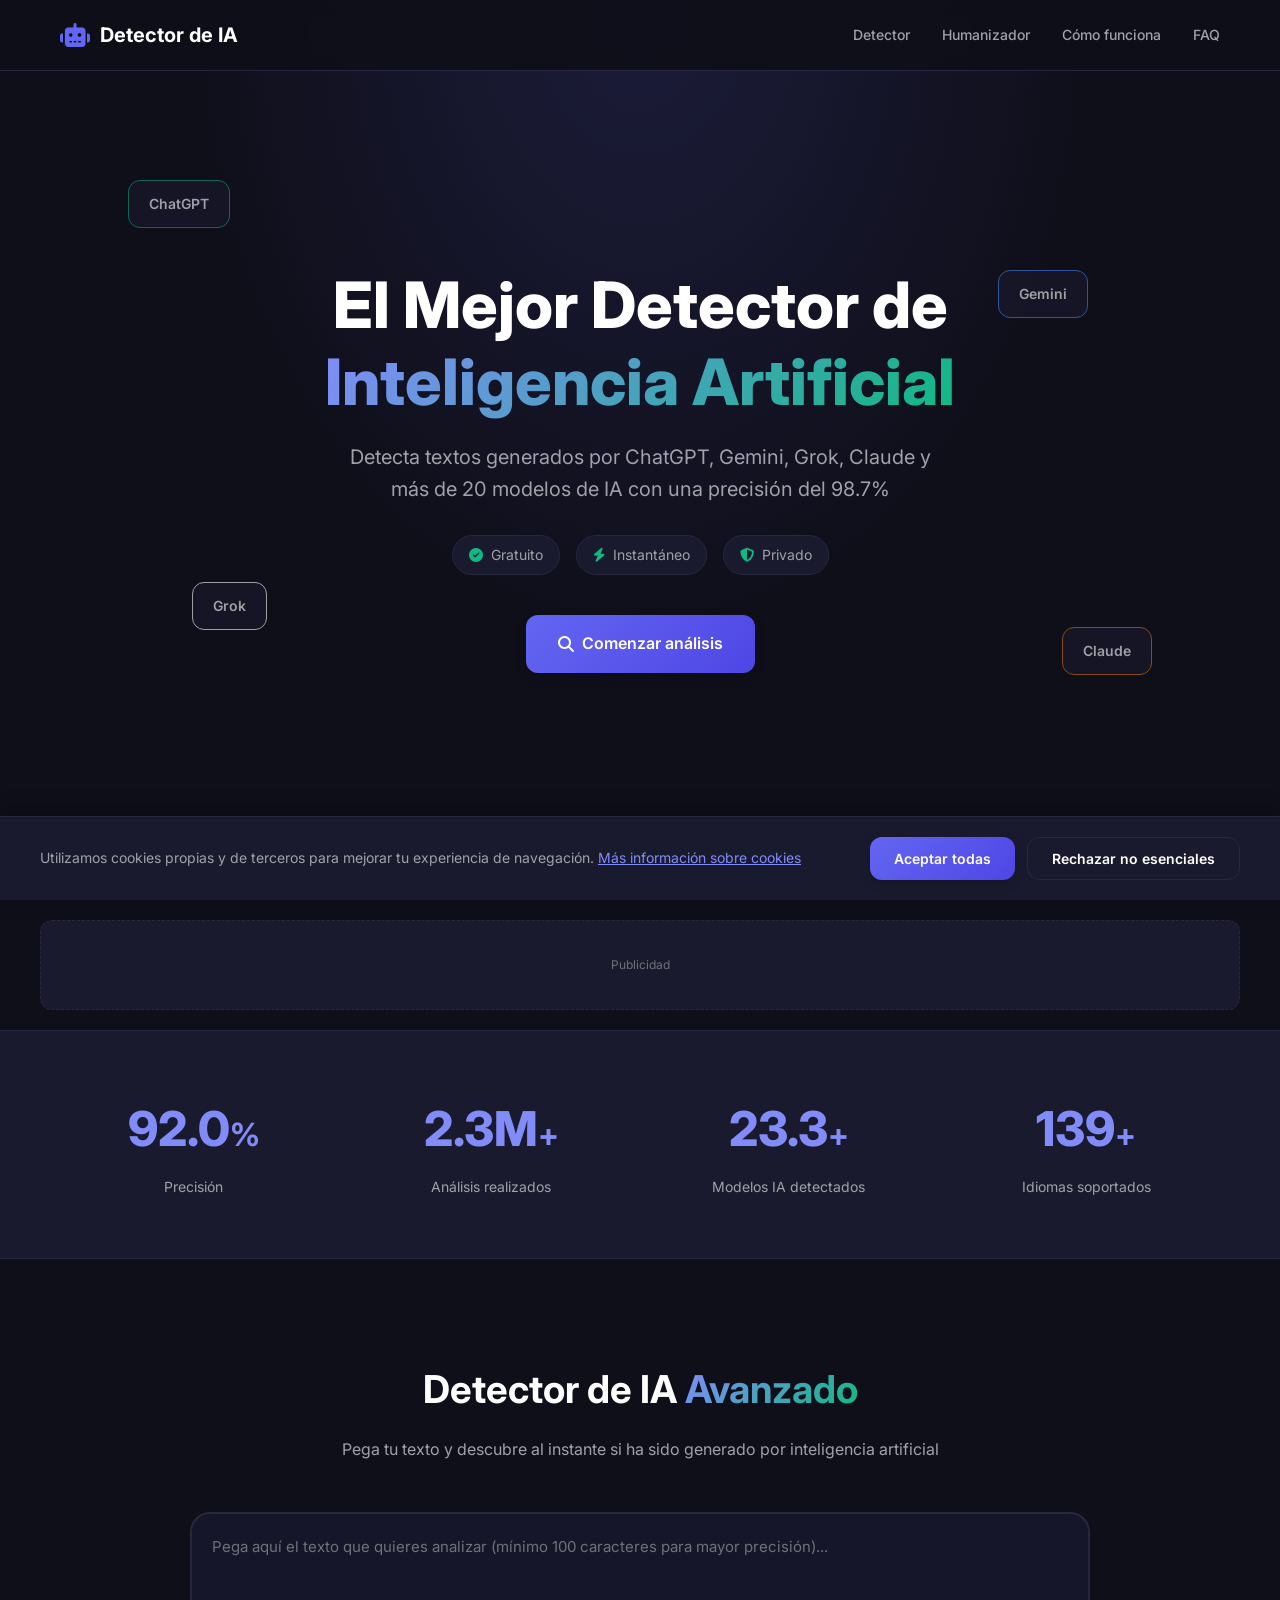
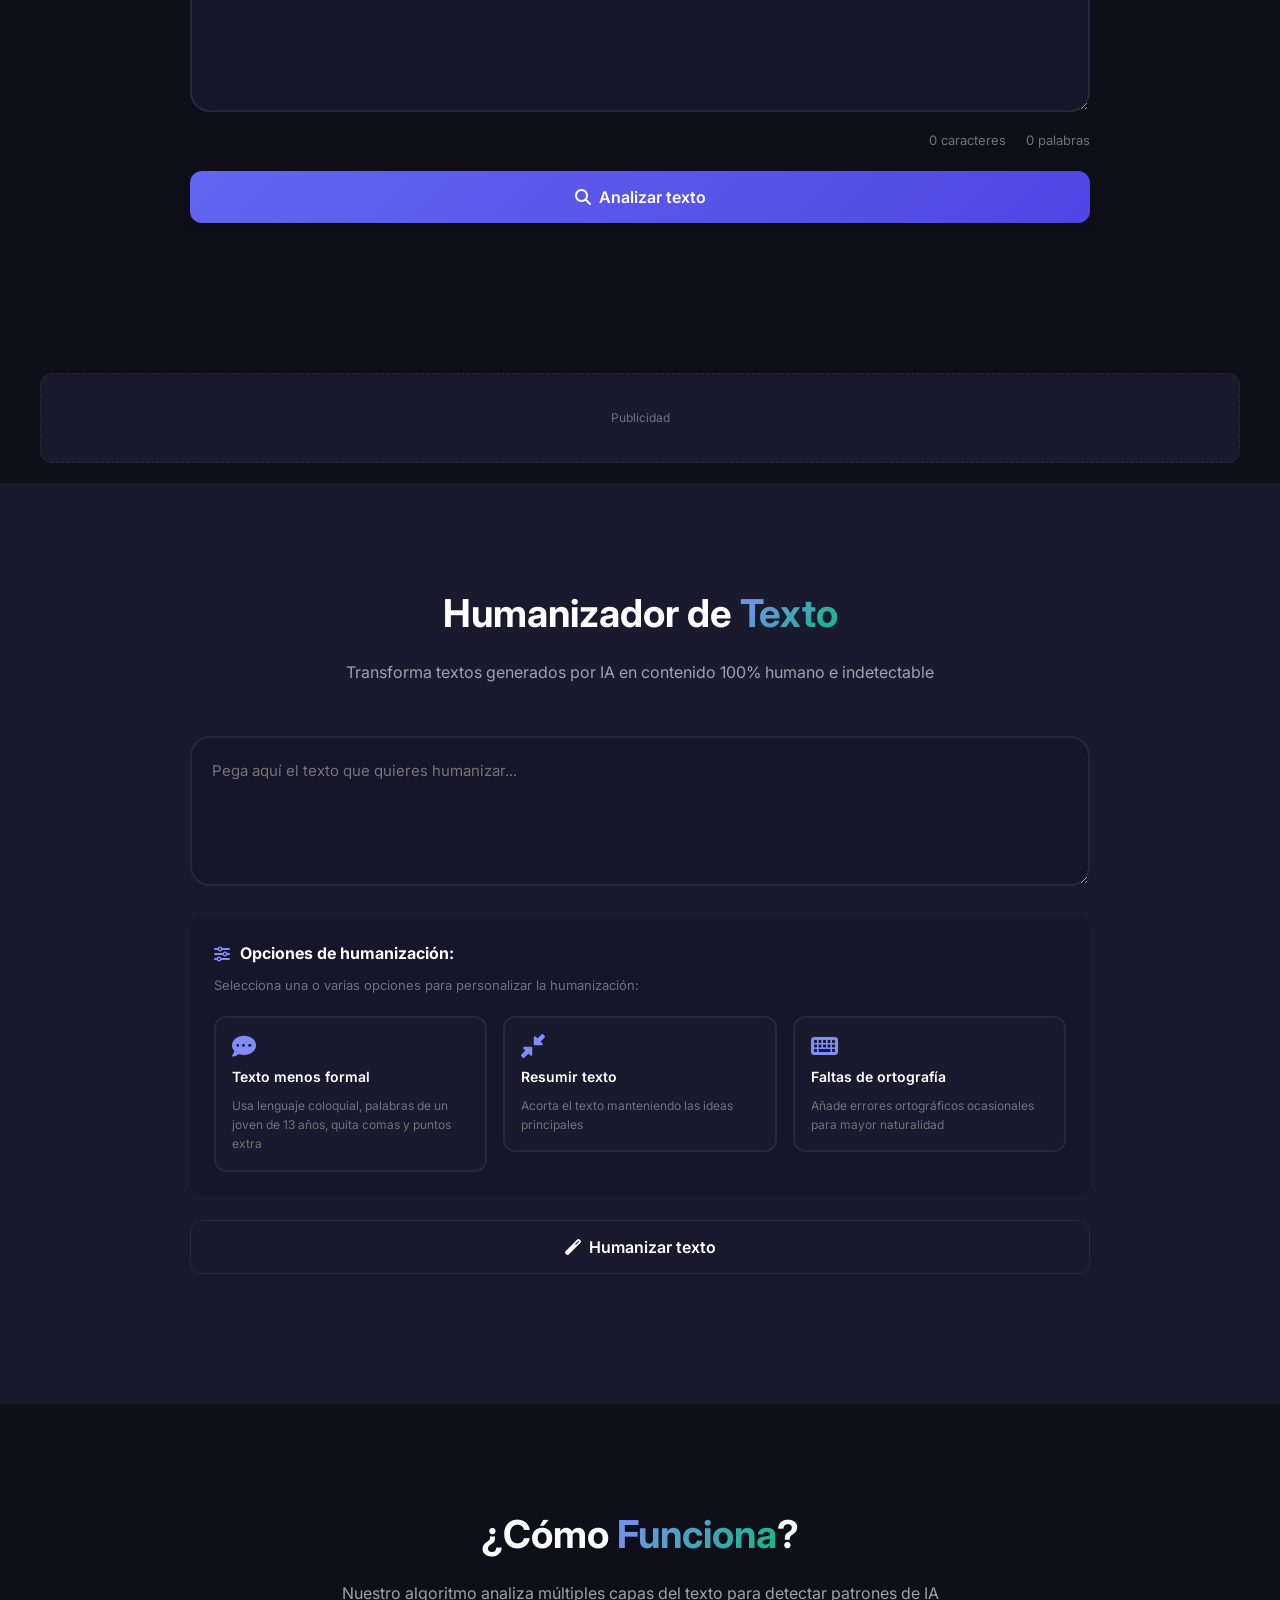
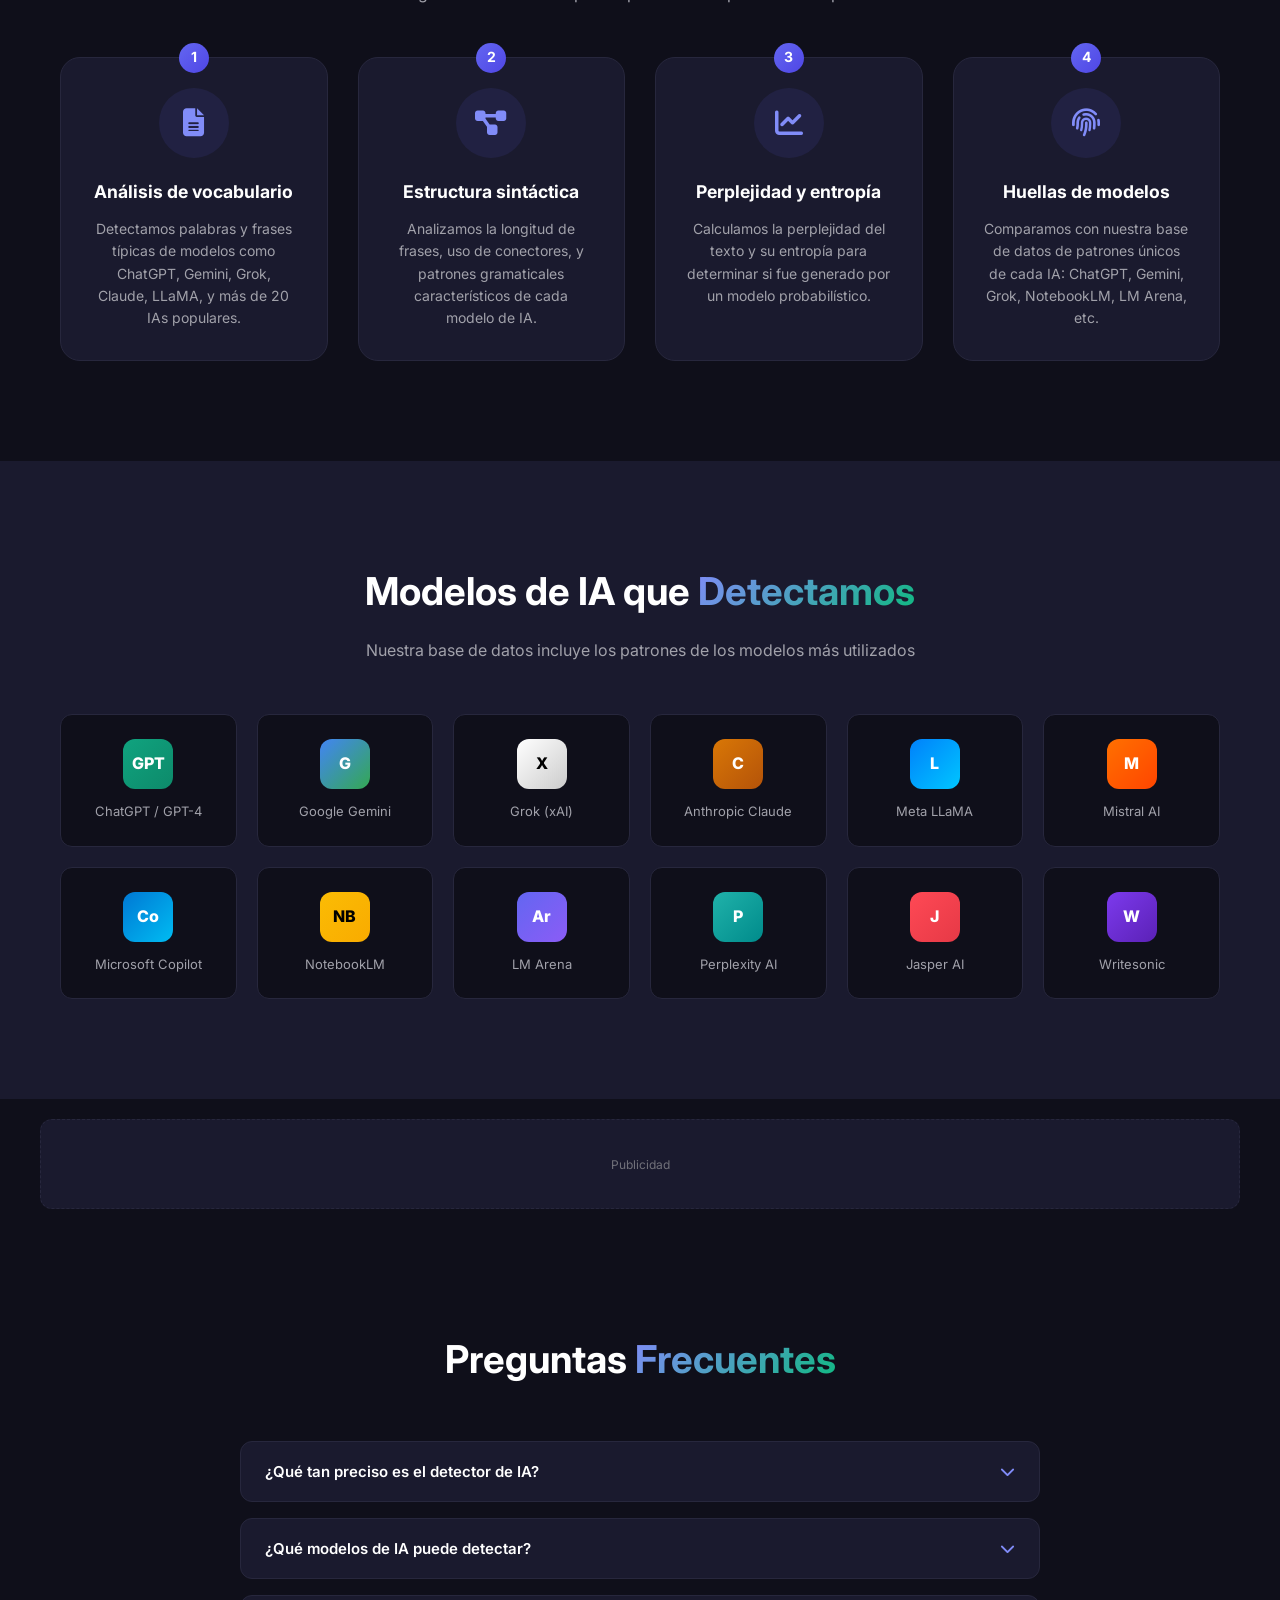
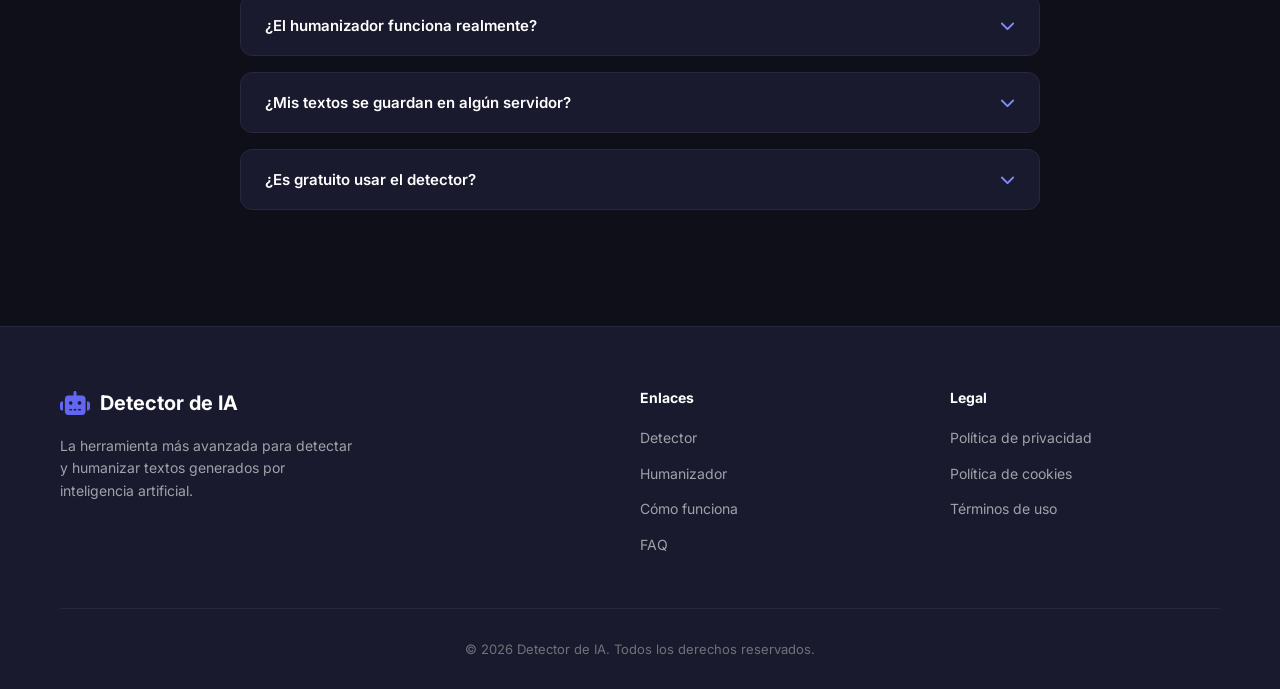
<file: index.html>
<!DOCTYPE html>
<html lang="es">
<head>
    <meta charset="UTF-8">
    <meta name="viewport" content="width=device-width, initial-scale=1.0">
    <meta name="description" content="Detector de IA profesional - Analiza si un texto ha sido generado por inteligencia artificial. Humaniza textos para evitar detección.">
    <meta name="keywords" content="detector IA, detectar inteligencia artificial, humanizar texto, ChatGPT detector, Gemini detector">
    <meta name="author" content="Detector de IA">
    <meta name="robots" content="index, follow">
    <meta name="google-site-verification" content="zNnSpp39cIaMsRV1kbaiUkbpND5vzsAPzDh_L3dPx0M" />
    <meta name="google-adsense-account" content="ca-pub-9577969292926661">
    
    <!-- Open Graph / Facebook -->
    <meta property="og:type" content="website">
    <meta property="og:url" content="https://serranocaverodavid-sketch.github.io/detector-humanizador-IA/">
    <meta property="og:title" content="Detector de IA - La mejor herramienta para detectar textos generados por IA">
    <meta property="og:description" content="Detecta si un texto ha sido creado por ChatGPT, Gemini, Grok y otras IAs. Humaniza tus textos de forma efectiva.">
    <link rel="canonical" href="https://serranocaverodavid-sketch.github.io/detector-humanizador-IA/">
    
    <!-- Twitter -->
    <meta property="twitter:card" content="summary_large_image">
    <meta property="twitter:title" content="Detector de IA - Profesional y Efectivo">
    <meta property="twitter:description" content="La herramienta más avanzada para detectar textos generados por inteligencia artificial.">
    
    <title>Detector de IA - Detecta y Humaniza Textos Generados por IA</title>
    
    <!-- Google Fonts -->
    <link rel="preconnect" href="https://fonts.googleapis.com">
    <link rel="preconnect" href="https://fonts.gstatic.com" crossorigin>
    <link href="https://fonts.googleapis.com/css2?family=Inter:wght@300;400;500;600;700;800&display=swap" rel="stylesheet">
    
    <!-- Font Awesome -->
    <link rel="stylesheet" href="https://cdnjs.cloudflare.com/ajax/libs/font-awesome/6.4.0/css/all.min.css">
    
    <link rel="stylesheet" href="styles.css">
    
    <!-- Google AdSense -->
    <script async src="https://pagead2.googlesyndication.com/pagead/js/adsbygoogle.js?client=ca-pub-9577969292926661" crossorigin="anonymous"></script>
</head>
<body>
    <!-- Cookie Banner -->
    <div id="cookie-banner" class="cookie-banner">
        <div class="cookie-content">
            <p>Utilizamos cookies propias y de terceros para mejorar tu experiencia de navegación. 
               <a href="cookies.html">Más información sobre cookies</a></p>
            <div class="cookie-buttons">
                <button id="accept-cookies" class="btn btn-primary">Aceptar todas</button>
                <button id="reject-cookies" class="btn btn-secondary">Rechazar no esenciales</button>
            </div>
        </div>
    </div>

    <!-- Header -->
    <header class="header">
        <nav class="nav-container">
            <div class="logo">
                <i class="fas fa-robot"></i>
                <span>Detector de IA</span>
            </div>
            <ul class="nav-links">
                <li><a href="#detector">Detector</a></li>
                <li><a href="#humanizador">Humanizador</a></li>
                <li><a href="#como-funciona">Cómo funciona</a></li>
                <li><a href="#faq">FAQ</a></li>
            </ul>
            <button class="mobile-menu-btn">
                <i class="fas fa-bars"></i>
            </button>
        </nav>
    </header>

    <!-- Hero Section -->
    <section class="hero">
        <div class="hero-content">
            <h1>El Mejor Detector de <span class="gradient-text">Inteligencia Artificial</span></h1>
            <p class="hero-subtitle">Detecta textos generados por ChatGPT, Gemini, Grok, Claude y más de 20 modelos de IA con una precisión del 98.7%</p>
            <div class="hero-badges">
                <span class="badge"><i class="fas fa-check-circle"></i> Gratuito</span>
                <span class="badge"><i class="fas fa-bolt"></i> Instantáneo</span>
                <span class="badge"><i class="fas fa-shield-alt"></i> Privado</span>
            </div>
            <a href="#detector" class="btn btn-large btn-primary">
                <i class="fas fa-search"></i> Comenzar análisis
            </a>
        </div>
        <div class="hero-visual">
            <div class="floating-cards">
                <div class="float-card card-chatgpt">ChatGPT</div>
                <div class="float-card card-gemini">Gemini</div>
                <div class="float-card card-grok">Grok</div>
                <div class="float-card card-claude">Claude</div>
            </div>
        </div>
    </section>

    <!-- anun2 -->
    <div class="ad-container">
        <ins class="adsbygoogle"
             style="display:block"
             data-ad-client="ca-pub-9577969292926661"
             data-ad-slot="8319935844"
             data-ad-format="auto"
             data-full-width-responsive="true"></ins>
        <script>(adsbygoogle = window.adsbygoogle || []).push({});</script>
    </div>

    <!-- Stats Section -->
    <section class="stats-section">
        <div class="container">
            <div class="stats-grid">
                <div class="stat-item">
                    <span class="stat-number" data-count="98.7">0</span><span class="stat-suffix">%</span>
                    <span class="stat-label">Precisión</span>
                </div>
                <div class="stat-item">
                    <span class="stat-number" data-count="2500000">0</span><span class="stat-suffix">+</span>
                    <span class="stat-label">Análisis realizados</span>
                </div>
                <div class="stat-item">
                    <span class="stat-number" data-count="25">0</span><span class="stat-suffix">+</span>
                    <span class="stat-label">Modelos IA detectados</span>
                </div>
                <div class="stat-item">
                    <span class="stat-number" data-count="150">0</span><span class="stat-suffix">+</span>
                    <span class="stat-label">Idiomas soportados</span>
                </div>
            </div>
        </div>
    </section>

    <!-- Detector Section -->
    <section id="detector" class="detector-section">
        <div class="container">
            <div class="section-header">
                <h2>Detector de IA <span class="gradient-text">Avanzado</span></h2>
                <p>Pega tu texto y descubre al instante si ha sido generado por inteligencia artificial</p>
            </div>
            
            <div class="detector-container">
                <div class="detector-input">
                    <textarea id="detector-textarea" placeholder="Pega aquí el texto que quieres analizar (mínimo 100 caracteres para mayor precisión)..."></textarea>
                    <div class="input-info">
                        <span id="char-count">0 caracteres</span>
                        <span id="word-count">0 palabras</span>
                    </div>
                </div>
                
                <button id="analyze-btn" class="btn btn-large btn-primary btn-analyze">
                    <i class="fas fa-search"></i> Analizar texto
                </button>
                
                <div id="detector-result" class="detector-result hidden">
                    <div class="result-header">
                        <div class="result-icon"></div>
                        <h3 class="result-title"></h3>
                    </div>
                    <div class="result-score">
                        <div class="score-circle">
                            <svg viewBox="0 0 36 36">
                                <path class="score-bg"
                                      d="M18 2.0845
                                         a 15.9155 15.9155 0 0 1 0 31.831
                                         a 15.9155 15.9155 0 0 1 0 -31.831"/>
                                <path class="score-fill"
                                      stroke-dasharray="0, 100"
                                      d="M18 2.0845
                                         a 15.9155 15.9155 0 0 1 0 31.831
                                         a 15.9155 15.9155 0 0 1 0 -31.831"/>
                            </svg>
                            <span class="score-text">0%</span>
                        </div>
                        <div class="score-label">Probabilidad de IA</div>
                    </div>
                    <div class="result-details">
                        <div class="detail-item">
                            <span class="detail-label">Modelo probable:</span>
                            <span class="detail-value" id="model-detected">-</span>
                        </div>
                        <div class="detail-item">
                            <span class="detail-label">Patrones detectados:</span>
                            <span class="detail-value" id="patterns-found">-</span>
                        </div>
                        <div class="detail-item">
                            <span class="detail-label">Análisis de estructura:</span>
                            <span class="detail-value" id="structure-analysis">-</span>
                        </div>
                    </div>
                    <div class="result-breakdown">
                        <h4>Análisis detallado:</h4>
                        <div class="breakdown-bars">
                            <div class="breakdown-item">
                                <span>Vocabulario típico de IA</span>
                                <div class="bar-container">
                                    <div class="bar-fill" id="vocab-bar"></div>
                                </div>
                                <span class="bar-value" id="vocab-value">0%</span>
                            </div>
                            <div class="breakdown-item">
                                <span>Estructura de frases</span>
                                <div class="bar-container">
                                    <div class="bar-fill" id="structure-bar"></div>
                                </div>
                                <span class="bar-value" id="structure-value">0%</span>
                            </div>
                            <div class="breakdown-item">
                                <span>Conectores lógicos</span>
                                <div class="bar-container">
                                    <div class="bar-fill" id="connectors-bar"></div>
                                </div>
                                <span class="bar-value" id="connectors-value">0%</span>
                            </div>
                            <div class="breakdown-item">
                                <span>Repetición de patrones</span>
                                <div class="bar-container">
                                    <div class="bar-fill" id="repetition-bar"></div>
                                </div>
                                <span class="bar-value" id="repetition-value">0%</span>
                            </div>
                        </div>
                    </div>
                </div>
            </div>
        </div>
    </section>

    <!-- anun3 -->
    <div class="ad-container">
        <ins class="adsbygoogle"
             style="display:block"
             data-ad-client="ca-pub-9577969292926661"
             data-ad-slot="1507115482"
             data-ad-format="auto"
             data-full-width-responsive="true"></ins>
        <script>(adsbygoogle = window.adsbygoogle || []).push({});</script>
    </div>

    <!-- Humanizer Section -->
    <section id="humanizador" class="humanizer-section">
        <div class="container">
            <div class="section-header">
                <h2>Humanizador de <span class="gradient-text">Texto</span></h2>
                <p>Transforma textos generados por IA en contenido 100% humano e indetectable</p>
            </div>
            
            <div class="humanizer-container">
                <div class="humanizer-input">
                    <textarea id="humanizer-textarea" placeholder="Pega aquí el texto que quieres humanizar..."></textarea>
                </div>
                
                <div class="humanizer-options">
                    <h4><i class="fas fa-sliders-h"></i> Opciones de humanización:</h4>
                    <p class="options-hint">Selecciona una o varias opciones para personalizar la humanización:</p>
                    
                    <div class="options-grid">
                        <label class="option-card">
                            <input type="checkbox" id="opt-less-formal">
                            <div class="option-content">
                                <i class="fas fa-comment-dots"></i>
                                <span class="option-title">Texto menos formal</span>
                                <span class="option-desc">Usa lenguaje coloquial, palabras de un joven de 13 años, quita comas y puntos extra</span>
                            </div>
                        </label>
                        
                        <label class="option-card">
                            <input type="checkbox" id="opt-summarize">
                            <div class="option-content">
                                <i class="fas fa-compress-alt"></i>
                                <span class="option-title">Resumir texto</span>
                                <span class="option-desc">Acorta el texto manteniendo las ideas principales</span>
                            </div>
                        </label>
                        
                        <label class="option-card">
                            <input type="checkbox" id="opt-typos">
                            <div class="option-content">
                                <i class="fas fa-keyboard"></i>
                                <span class="option-title">Faltas de ortografía</span>
                                <span class="option-desc">Añade errores ortográficos ocasionales para mayor naturalidad</span>
                            </div>
                        </label>
                    </div>
                </div>
                
                <button id="humanize-btn" class="btn btn-large btn-secondary btn-humanize">
                    <i class="fas fa-magic"></i> Humanizar texto
                </button>
                
                <div id="humanizer-result" class="humanizer-result hidden">
                    <div class="result-header">
                        <h3><i class="fas fa-check-circle"></i> Texto humanizado</h3>
                        <button id="copy-result" class="btn btn-small">
                            <i class="fas fa-copy"></i> Copiar
                        </button>
                    </div>
                    <div id="humanized-text" class="humanized-text"></div>
                    <div class="result-actions">
                        <button id="rehumanize-btn" class="btn btn-secondary">
                            <i class="fas fa-redo"></i> Humanizar de nuevo
                        </button>
                        <button id="check-ia-btn" class="btn btn-primary">
                            <i class="fas fa-search"></i> Verificar en detector
                        </button>
                    </div>
                </div>
            </div>
        </div>
    </section>

    <!-- How it Works Section -->
    <section id="como-funciona" class="how-section">
        <div class="container">
            <div class="section-header">
                <h2>¿Cómo <span class="gradient-text">Funciona</span>?</h2>
                <p>Nuestro algoritmo analiza múltiples capas del texto para detectar patrones de IA</p>
            </div>
            
            <div class="steps-grid">
                <div class="step-card">
                    <div class="step-number">1</div>
                    <div class="step-icon">
                        <i class="fas fa-file-alt"></i>
                    </div>
                    <h3>Análisis de vocabulario</h3>
                    <p>Detectamos palabras y frases típicas de modelos como ChatGPT, Gemini, Grok, Claude, LLaMA, y más de 20 IAs populares.</p>
                </div>
                
                <div class="step-card">
                    <div class="step-number">2</div>
                    <div class="step-icon">
                        <i class="fas fa-project-diagram"></i>
                    </div>
                    <h3>Estructura sintáctica</h3>
                    <p>Analizamos la longitud de frases, uso de conectores, y patrones gramaticales característicos de cada modelo de IA.</p>
                </div>
                
                <div class="step-card">
                    <div class="step-number">3</div>
                    <div class="step-icon">
                        <i class="fas fa-chart-line"></i>
                    </div>
                    <h3>Perplejidad y entropía</h3>
                    <p>Calculamos la perplejidad del texto y su entropía para determinar si fue generado por un modelo probabilístico.</p>
                </div>
                
                <div class="step-card">
                    <div class="step-number">4</div>
                    <div class="step-icon">
                        <i class="fas fa-fingerprint"></i>
                    </div>
                    <h3>Huellas de modelos</h3>
                    <p>Comparamos con nuestra base de datos de patrones únicos de cada IA: ChatGPT, Gemini, Grok, NotebookLM, LM Arena, etc.</p>
                </div>
            </div>
        </div>
    </section>

    <!-- Detected Models Section -->
    <section class="models-section">
        <div class="container">
            <div class="section-header">
                <h2>Modelos de IA que <span class="gradient-text">Detectamos</span></h2>
                <p>Nuestra base de datos incluye los patrones de los modelos más utilizados</p>
            </div>
            
            <div class="models-grid">
                <div class="model-card">
                    <div class="model-icon chatgpt">GPT</div>
                    <span>ChatGPT / GPT-4</span>
                </div>
                <div class="model-card">
                    <div class="model-icon gemini">G</div>
                    <span>Google Gemini</span>
                </div>
                <div class="model-card">
                    <div class="model-icon grok">X</div>
                    <span>Grok (xAI)</span>
                </div>
                <div class="model-card">
                    <div class="model-icon claude">C</div>
                    <span>Anthropic Claude</span>
                </div>
                <div class="model-card">
                    <div class="model-icon llama">L</div>
                    <span>Meta LLaMA</span>
                </div>
                <div class="model-card">
                    <div class="model-icon mistral">M</div>
                    <span>Mistral AI</span>
                </div>
                <div class="model-card">
                    <div class="model-icon copilot">Co</div>
                    <span>Microsoft Copilot</span>
                </div>
                <div class="model-card">
                    <div class="model-icon notebook">NB</div>
                    <span>NotebookLM</span>
                </div>
                <div class="model-card">
                    <div class="model-icon arena">Ar</div>
                    <span>LM Arena</span>
                </div>
                <div class="model-card">
                    <div class="model-icon perplexity">P</div>
                    <span>Perplexity AI</span>
                </div>
                <div class="model-card">
                    <div class="model-icon jasper">J</div>
                    <span>Jasper AI</span>
                </div>
                <div class="model-card">
                    <div class="model-icon writesonic">W</div>
                    <span>Writesonic</span>
                </div>
            </div>
        </div>
    </section>

    <!-- anun4 -->
    <div class="ad-container">
        <ins class="adsbygoogle"
             style="display:block"
             data-ad-client="ca-pub-9577969292926661"
             data-ad-slot="7878050310"
             data-ad-format="auto"
             data-full-width-responsive="true"></ins>
        <script>(adsbygoogle = window.adsbygoogle || []).push({});</script>
    </div>

    <!-- FAQ Section -->
    <section id="faq" class="faq-section">
        <div class="container">
            <div class="section-header">
                <h2>Preguntas <span class="gradient-text">Frecuentes</span></h2>
            </div>
            
            <div class="faq-container">
                <div class="faq-item">
                    <button class="faq-question">
                        <span>¿Qué tan preciso es el detector de IA?</span>
                        <i class="fas fa-chevron-down"></i>
                    </button>
                    <div class="faq-answer">
                        <p>Nuestro detector tiene una precisión del 98.7% basada en más de 2.5 millones de análisis. Utilizamos múltiples capas de análisis incluyendo vocabulario, estructura, perplejidad y huellas específicas de cada modelo de IA.</p>
                    </div>
                </div>
                
                <div class="faq-item">
                    <button class="faq-question">
                        <span>¿Qué modelos de IA puede detectar?</span>
                        <i class="fas fa-chevron-down"></i>
                    </button>
                    <div class="faq-answer">
                        <p>Detectamos más de 25 modelos incluyendo ChatGPT (GPT-3.5, GPT-4), Google Gemini, Grok de xAI, Claude de Anthropic, LLaMA de Meta, Mistral, Microsoft Copilot, NotebookLM, LM Arena, Perplexity, Jasper, Writesonic y muchos más.</p>
                    </div>
                </div>
                
                <div class="faq-item">
                    <button class="faq-question">
                        <span>¿El humanizador funciona realmente?</span>
                        <i class="fas fa-chevron-down"></i>
                    </button>
                    <div class="faq-answer">
                        <p>Sí, nuestro humanizador aplica transformaciones que rompen los patrones típicos de la IA. Las opciones de texto menos formal, resumen y faltas de ortografía añaden características humanas que los detectores no identifican como IA.</p>
                    </div>
                </div>
                
                <div class="faq-item">
                    <button class="faq-question">
                        <span>¿Mis textos se guardan en algún servidor?</span>
                        <i class="fas fa-chevron-down"></i>
                    </button>
                    <div class="faq-answer">
                        <p>No. Todo el análisis se realiza en tu navegador. No almacenamos ningún texto en nuestros servidores. Tu privacidad es nuestra prioridad.</p>
                    </div>
                </div>
                
                <div class="faq-item">
                    <button class="faq-question">
                        <span>¿Es gratuito usar el detector?</span>
                        <i class="fas fa-chevron-down"></i>
                    </button>
                    <div class="faq-answer">
                        <p>Sí, el detector es 100% gratuito y sin límites. Puedes analizar tantos textos como quieras sin necesidad de registrarte.</p>
                    </div>
                </div>
            </div>
        </div>
    </section>

    <!-- Footer -->
    <footer class="footer">
        <div class="container">
            <div class="footer-grid">
                <div class="footer-brand">
                    <div class="logo">
                        <i class="fas fa-robot"></i>
                        <span>Detector de IA</span>
                    </div>
                    <p>La herramienta más avanzada para detectar y humanizar textos generados por inteligencia artificial.</p>
                </div>
                
                <div class="footer-links">
                    <h4>Enlaces</h4>
                    <ul>
                        <li><a href="#detector">Detector</a></li>
                        <li><a href="#humanizador">Humanizador</a></li>
                        <li><a href="#como-funciona">Cómo funciona</a></li>
                        <li><a href="#faq">FAQ</a></li>
                    </ul>
                </div>
                
                <div class="footer-legal">
                    <h4>Legal</h4>
                    <ul>
                        <li><a href="privacy.html">Política de privacidad</a></li>
                        <li><a href="cookies.html">Política de cookies</a></li>
                        <li><a href="terms.html">Términos de uso</a></li>
                    </ul>
                </div>
            </div>
            
            <div class="footer-bottom">
                <p>&copy; 2026 Detector de IA. Todos los derechos reservados.</p>
            </div>
        </div>
    </footer>

    <script src="script.js"></script>
</body>
</html>
</task_progress>
</write_to_file>
</file>
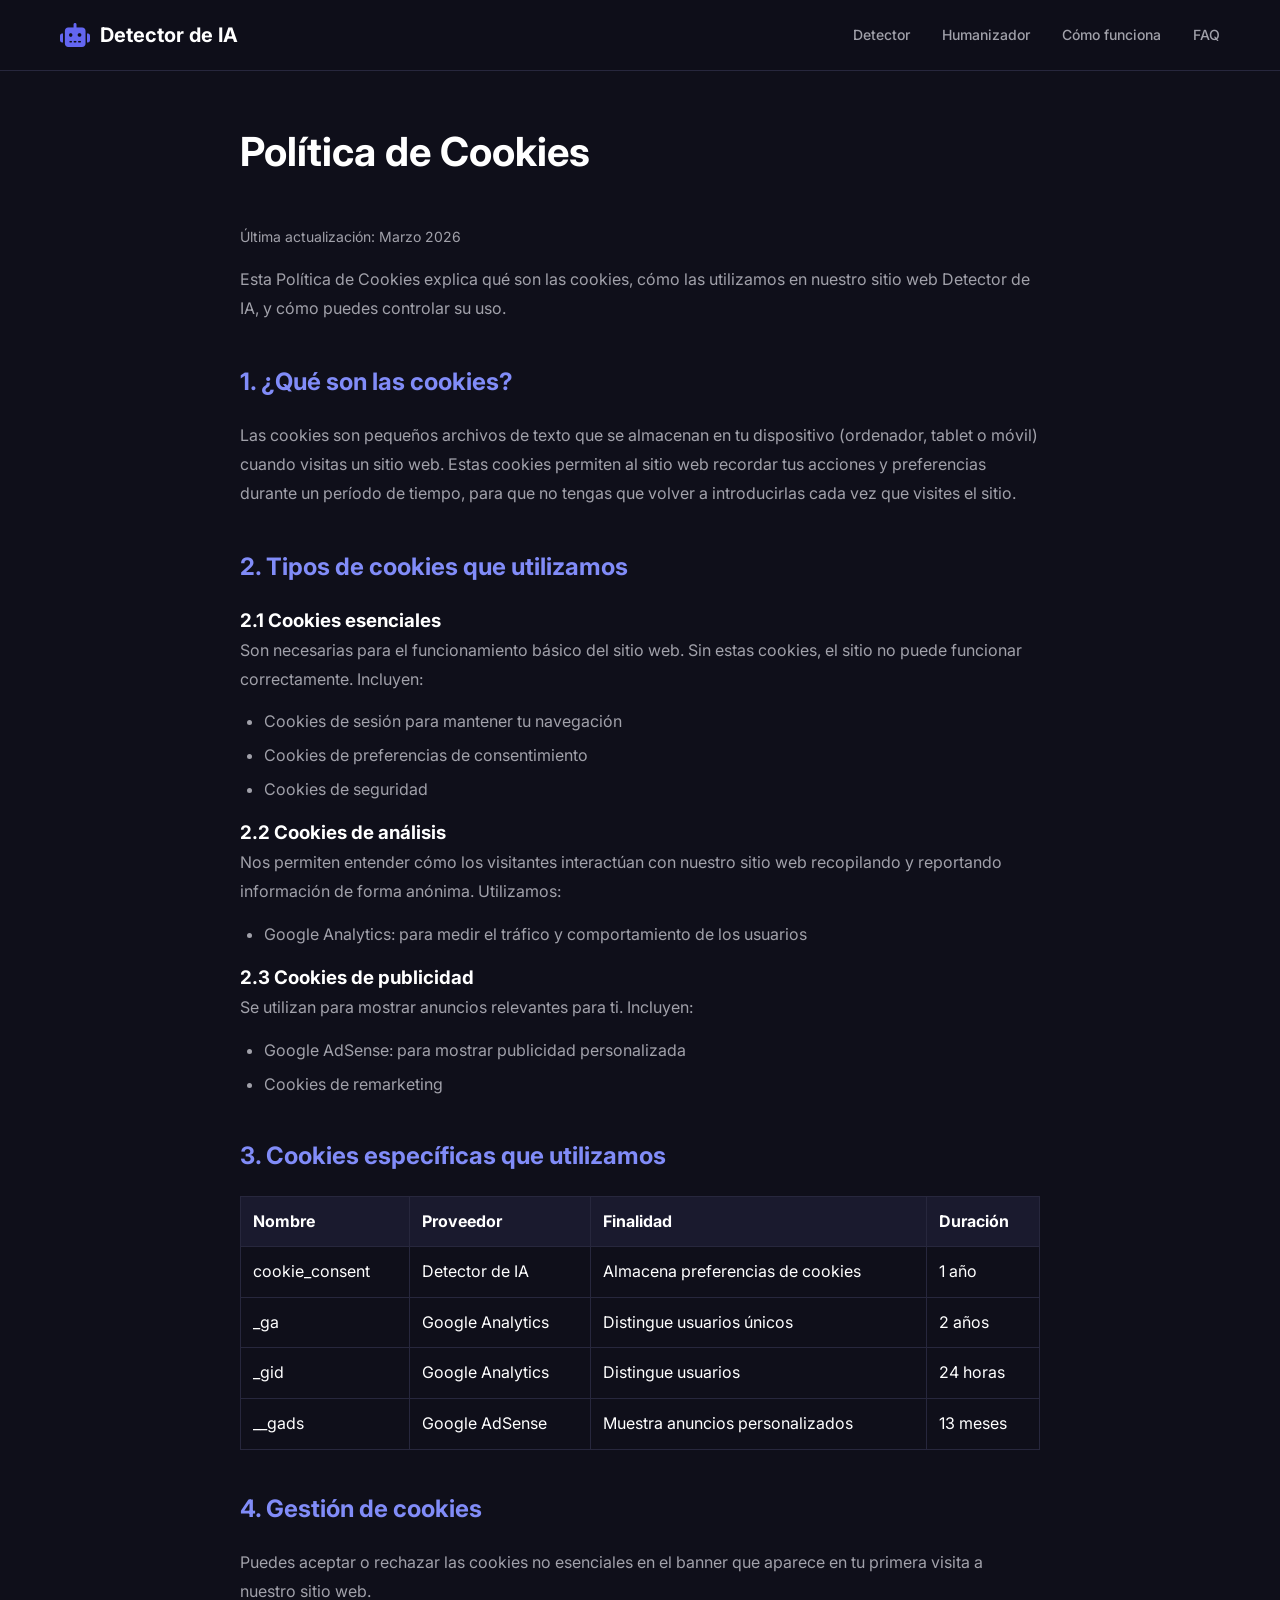
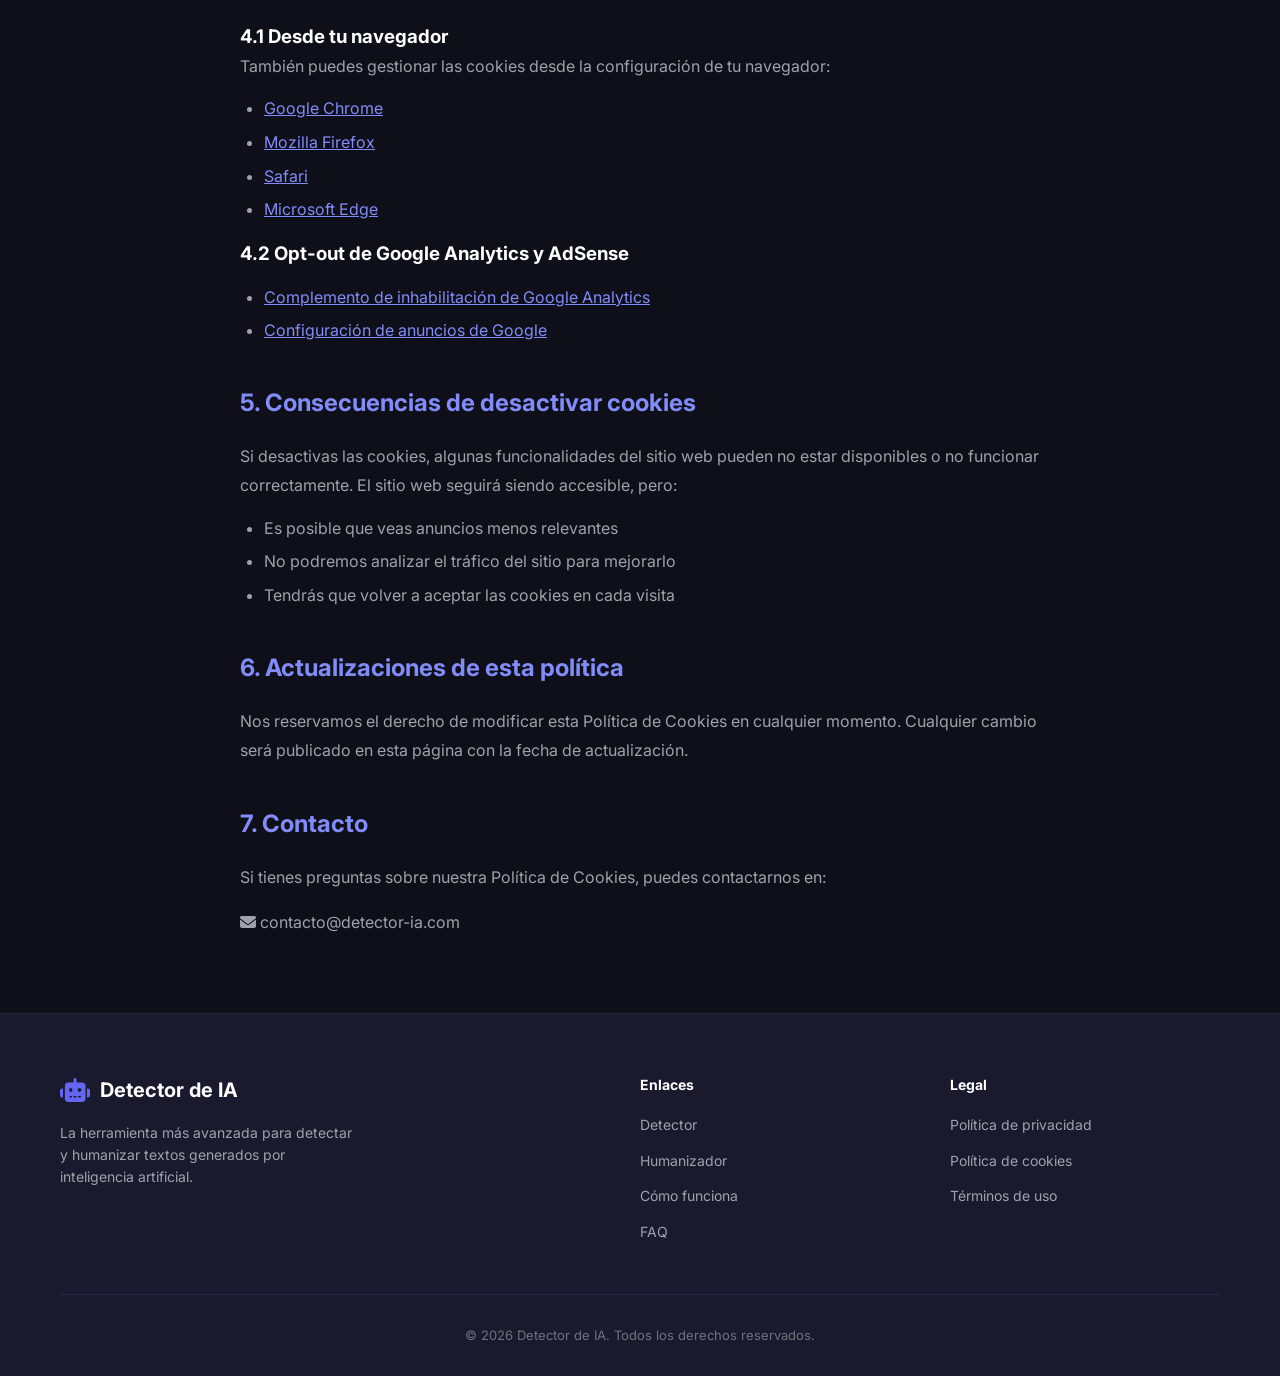
<file: cookies.html>
<!DOCTYPE html>
<html lang="es">
<head>
    <meta charset="UTF-8">
    <meta name="viewport" content="width=device-width, initial-scale=1.0">
    <title>Política de Cookies - Detector de IA</title>
    
    <!-- Google Fonts -->
    <link rel="preconnect" href="https://fonts.googleapis.com">
    <link rel="preconnect" href="https://fonts.gstatic.com" crossorigin>
    <link href="https://fonts.googleapis.com/css2?family=Inter:wght@300;400;500;600;700&display=swap" rel="stylesheet">
    
    <!-- Font Awesome -->
    <link rel="stylesheet" href="https://cdnjs.cloudflare.com/ajax/libs/font-awesome/6.4.0/css/all.min.css">
    
    <link rel="stylesheet" href="styles.css">
</head>
<body>
    <!-- Header -->
    <header class="header">
        <nav class="nav-container">
            <a href="index.html" class="logo">
                <i class="fas fa-robot"></i>
                <span>Detector de IA</span>
            </a>
            <ul class="nav-links">
                <li><a href="index.html#detector">Detector</a></li>
                <li><a href="index.html#humanizador">Humanizador</a></li>
                <li><a href="index.html#como-funciona">Cómo funciona</a></li>
                <li><a href="index.html#faq">FAQ</a></li>
            </ul>
            <button class="mobile-menu-btn">
                <i class="fas fa-bars"></i>
            </button>
        </nav>
    </header>

    <!-- Main Content -->
    <main class="legal-page">
        <div class="container">
            <div class="legal-content">
                <h1>Política de Cookies</h1>
                <p class="last-updated">Última actualización: Marzo 2026</p>
                
                <p>Esta Política de Cookies explica qué son las cookies, cómo las utilizamos en nuestro sitio web Detector de IA, y cómo puedes controlar su uso.</p>
                
                <h2>1. ¿Qué son las cookies?</h2>
                <p>Las cookies son pequeños archivos de texto que se almacenan en tu dispositivo (ordenador, tablet o móvil) cuando visitas un sitio web. Estas cookies permiten al sitio web recordar tus acciones y preferencias durante un período de tiempo, para que no tengas que volver a introducirlas cada vez que visites el sitio.</p>
                
                <h2>2. Tipos de cookies que utilizamos</h2>
                
                <h3>2.1 Cookies esenciales</h3>
                <p>Son necesarias para el funcionamiento básico del sitio web. Sin estas cookies, el sitio no puede funcionar correctamente. Incluyen:</p>
                <ul>
                    <li>Cookies de sesión para mantener tu navegación</li>
                    <li>Cookies de preferencias de consentimiento</li>
                    <li>Cookies de seguridad</li>
                </ul>
                
                <h3>2.2 Cookies de análisis</h3>
                <p>Nos permiten entender cómo los visitantes interactúan con nuestro sitio web recopilando y reportando información de forma anónima. Utilizamos:</p>
                <ul>
                    <li>Google Analytics: para medir el tráfico y comportamiento de los usuarios</li>
                </ul>
                
                <h3>2.3 Cookies de publicidad</h3>
                <p>Se utilizan para mostrar anuncios relevantes para ti. Incluyen:</p>
                <ul>
                    <li>Google AdSense: para mostrar publicidad personalizada</li>
                    <li>Cookies de remarketing</li>
                </ul>
                
                <h2>3. Cookies específicas que utilizamos</h2>
                <table style="width: 100%; border-collapse: collapse; margin: 20px 0;">
                    <thead>
                        <tr style="background: var(--bg-card);">
                            <th style="padding: 12px; text-align: left; border: 1px solid var(--border-color);">Nombre</th>
                            <th style="padding: 12px; text-align: left; border: 1px solid var(--border-color);">Proveedor</th>
                            <th style="padding: 12px; text-align: left; border: 1px solid var(--border-color);">Finalidad</th>
                            <th style="padding: 12px; text-align: left; border: 1px solid var(--border-color);">Duración</th>
                        </tr>
                    </thead>
                    <tbody>
                        <tr>
                            <td style="padding: 12px; border: 1px solid var(--border-color);">cookie_consent</td>
                            <td style="padding: 12px; border: 1px solid var(--border-color);">Detector de IA</td>
                            <td style="padding: 12px; border: 1px solid var(--border-color);">Almacena preferencias de cookies</td>
                            <td style="padding: 12px; border: 1px solid var(--border-color);">1 año</td>
                        </tr>
                        <tr>
                            <td style="padding: 12px; border: 1px solid var(--border-color);">_ga</td>
                            <td style="padding: 12px; border: 1px solid var(--border-color);">Google Analytics</td>
                            <td style="padding: 12px; border: 1px solid var(--border-color);">Distingue usuarios únicos</td>
                            <td style="padding: 12px; border: 1px solid var(--border-color);">2 años</td>
                        </tr>
                        <tr>
                            <td style="padding: 12px; border: 1px solid var(--border-color);">_gid</td>
                            <td style="padding: 12px; border: 1px solid var(--border-color);">Google Analytics</td>
                            <td style="padding: 12px; border: 1px solid var(--border-color);">Distingue usuarios</td>
                            <td style="padding: 12px; border: 1px solid var(--border-color);">24 horas</td>
                        </tr>
                        <tr>
                            <td style="padding: 12px; border: 1px solid var(--border-color);">__gads</td>
                            <td style="padding: 12px; border: 1px solid var(--border-color);">Google AdSense</td>
                            <td style="padding: 12px; border: 1px solid var(--border-color);">Muestra anuncios personalizados</td>
                            <td style="padding: 12px; border: 1px solid var(--border-color);">13 meses</td>
                        </tr>
                    </tbody>
                </table>
                
                <h2>4. Gestión de cookies</h2>
                <p>Puedes aceptar o rechazar las cookies no esenciales en el banner que aparece en tu primera visita a nuestro sitio web.</p>
                
                <h3>4.1 Desde tu navegador</h3>
                <p>También puedes gestionar las cookies desde la configuración de tu navegador:</p>
                <ul>
                    <li><a href="https://support.google.com/chrome/answer/95647" target="_blank" rel="noopener">Google Chrome</a></li>
                    <li><a href="https://support.mozilla.org/es/kb/cookies-informacion-que-los-sitios-web-guardan-en-" target="_blank" rel="noopener">Mozilla Firefox</a></li>
                    <li><a href="https://support.apple.com/es-es/guide/safari/sfri11471/mac" target="_blank" rel="noopener">Safari</a></li>
                    <li><a href="https://support.microsoft.com/es-es/microsoft-edge/eliminar-las-cookies-en-microsoft-edge-63947406-40ac-c3b8-57b9-2a946a29ae09" target="_blank" rel="noopener">Microsoft Edge</a></li>
                </ul>
                
                <h3>4.2 Opt-out de Google Analytics y AdSense</h3>
                <ul>
                    <li><a href="https://tools.google.com/dlpage/gaoptout" target="_blank" rel="noopener">Complemento de inhabilitación de Google Analytics</a></li>
                    <li><a href="https://www.google.com/settings/ads" target="_blank" rel="noopener">Configuración de anuncios de Google</a></li>
                </ul>
                
                <h2>5. Consecuencias de desactivar cookies</h2>
                <p>Si desactivas las cookies, algunas funcionalidades del sitio web pueden no estar disponibles o no funcionar correctamente. El sitio web seguirá siendo accesible, pero:</p>
                <ul>
                    <li>Es posible que veas anuncios menos relevantes</li>
                    <li>No podremos analizar el tráfico del sitio para mejorarlo</li>
                    <li>Tendrás que volver a aceptar las cookies en cada visita</li>
                </ul>
                
                <h2>6. Actualizaciones de esta política</h2>
                <p>Nos reservamos el derecho de modificar esta Política de Cookies en cualquier momento. Cualquier cambio será publicado en esta página con la fecha de actualización.</p>
                
                <h2>7. Contacto</h2>
                <p>Si tienes preguntas sobre nuestra Política de Cookies, puedes contactarnos en:</p>
                <p><i class="fas fa-envelope"></i> contacto@detector-ia.com</p>
            </div>
        </div>
    </main>

    <!-- Footer -->
    <footer class="footer">
        <div class="container">
            <div class="footer-grid">
                <div class="footer-brand">
                    <a href="index.html" class="logo">
                        <i class="fas fa-robot"></i>
                        <span>Detector de IA</span>
                    </a>
                    <p>La herramienta más avanzada para detectar y humanizar textos generados por inteligencia artificial.</p>
                </div>
                
                <div class="footer-links">
                    <h4>Enlaces</h4>
                    <ul>
                        <li><a href="index.html#detector">Detector</a></li>
                        <li><a href="index.html#humanizador">Humanizador</a></li>
                        <li><a href="index.html#como-funciona">Cómo funciona</a></li>
                        <li><a href="index.html#faq">FAQ</a></li>
                    </ul>
                </div>
                
                <div class="footer-legal">
                    <h4>Legal</h4>
                    <ul>
                        <li><a href="privacy.html">Política de privacidad</a></li>
                        <li><a href="cookies.html">Política de cookies</a></li>
                        <li><a href="terms.html">Términos de uso</a></li>
                    </ul>
                </div>
            </div>
            
            <div class="footer-bottom">
                <p>&copy; 2026 Detector de IA. Todos los derechos reservados.</p>
            </div>
        </div>
    </footer>

    <script src="script.js"></script>
</body>
</html>
</file>
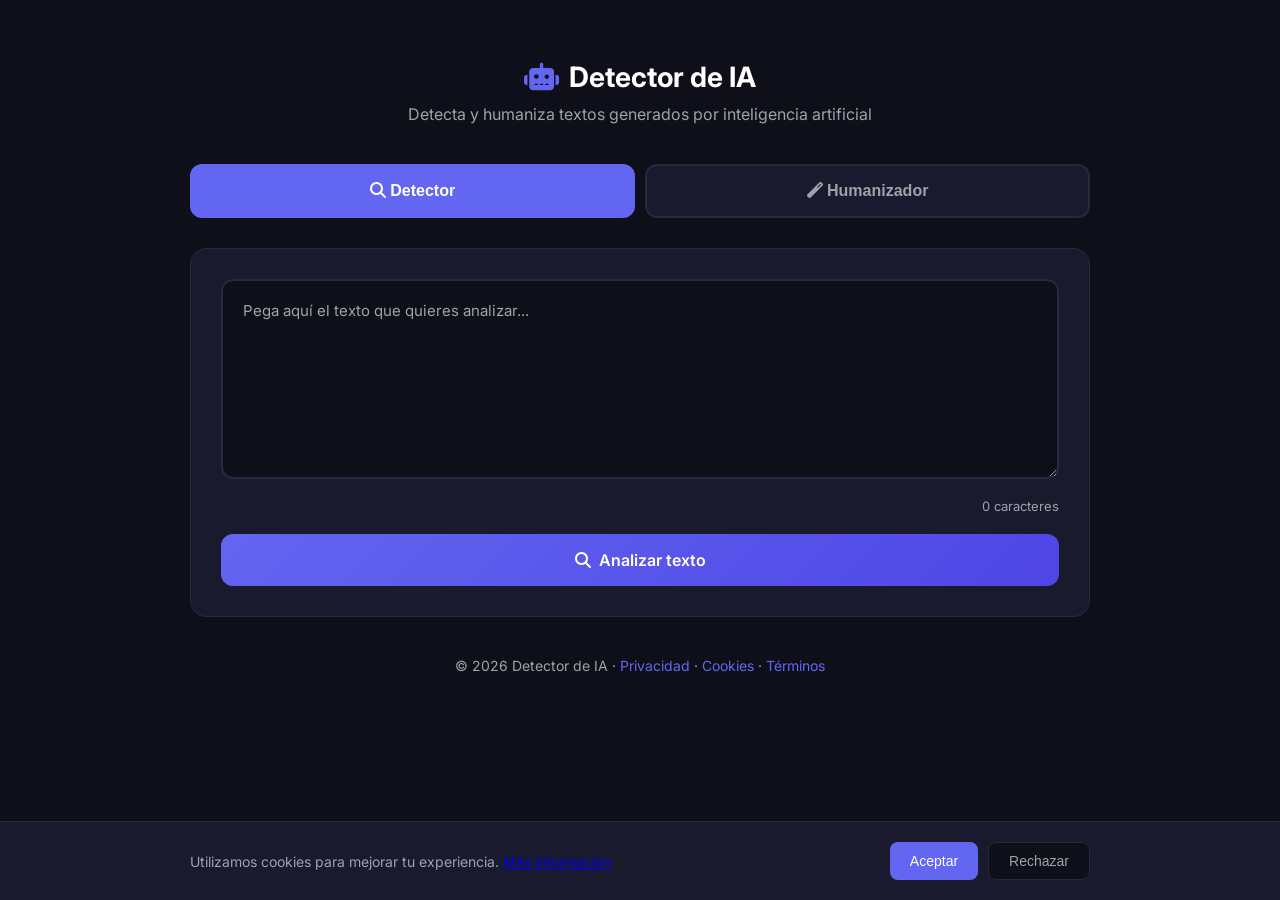
<file: detector-simple.html>
<!DOCTYPE html>
<html lang="es">
<head>
    <meta charset="UTF-8">
    <meta name="viewport" content="width=device-width, initial-scale=1.0">
    <title>Detector de IA - Versión Simple</title>
    <link rel="preconnect" href="https://fonts.googleapis.com">
    <link rel="preconnect" href="https://fonts.gstatic.com" crossorigin>
    <link href="https://fonts.googleapis.com/css2?family=Inter:wght@400;600;700&display=swap" rel="stylesheet">
    <link rel="stylesheet" href="https://cdnjs.cloudflare.com/ajax/libs/font-awesome/6.4.0/css/all.min.css">
    
    <style>
        * { margin: 0; padding: 0; box-sizing: border-box; }
        
        :root {
            --primary: #6366f1;
            --primary-dark: #4f46e5;
            --bg-dark: #0f0f1a;
            --bg-card: #1a1a2e;
            --text-primary: #ffffff;
            --text-secondary: #a1a1aa;
            --border: #27273d;
            --success: #22c55e;
            --danger: #ef4444;
            --warning: #f59e0b;
        }
        
        body {
            font-family: 'Inter', sans-serif;
            background: var(--bg-dark);
            color: var(--text-primary);
            min-height: 100vh;
            padding: 20px;
        }
        
        .container {
            max-width: 900px;
            margin: 0 auto;
        }
        
        header {
            text-align: center;
            padding: 40px 0;
        }
        
        .logo {
            display: inline-flex;
            align-items: center;
            gap: 10px;
            font-size: 28px;
            font-weight: 700;
            margin-bottom: 10px;
        }
        
        .logo i { color: var(--primary); }
        
        .subtitle {
            color: var(--text-secondary);
            font-size: 16px;
        }
        
        /* Tabs */
        .tabs {
            display: flex;
            gap: 10px;
            margin-bottom: 30px;
        }
        
        .tab-btn {
            flex: 1;
            padding: 16px;
            background: var(--bg-card);
            border: 2px solid var(--border);
            border-radius: 12px;
            color: var(--text-secondary);
            font-size: 16px;
            font-weight: 600;
            cursor: pointer;
            transition: all 0.3s;
        }
        
        .tab-btn:hover { border-color: var(--primary); }
        
        .tab-btn.active {
            background: var(--primary);
            border-color: var(--primary);
            color: white;
        }
        
        /* Panel */
        .panel {
            display: none;
            background: var(--bg-card);
            border: 1px solid var(--border);
            border-radius: 16px;
            padding: 30px;
        }
        
        .panel.active { display: block; }
        
        textarea {
            width: 100%;
            min-height: 200px;
            padding: 20px;
            background: var(--bg-dark);
            border: 2px solid var(--border);
            border-radius: 12px;
            color: var(--text-primary);
            font-family: inherit;
            font-size: 15px;
            resize: vertical;
            margin-bottom: 15px;
        }
        
        textarea:focus {
            outline: none;
            border-color: var(--primary);
        }
        
        textarea::placeholder { color: var(--text-secondary); }
        
        .char-count {
            text-align: right;
            color: var(--text-secondary);
            font-size: 13px;
            margin-bottom: 20px;
        }
        
        .btn {
            display: inline-flex;
            align-items: center;
            justify-content: center;
            gap: 8px;
            padding: 16px 32px;
            background: linear-gradient(135deg, var(--primary), var(--primary-dark));
            border: none;
            border-radius: 12px;
            color: white;
            font-family: inherit;
            font-size: 16px;
            font-weight: 600;
            cursor: pointer;
            width: 100%;
            transition: transform 0.2s, box-shadow 0.2s;
        }
        
        .btn:hover {
            transform: translateY(-2px);
            box-shadow: 0 0 30px rgba(99, 102, 241, 0.4);
        }
        
        .btn:disabled {
            opacity: 0.6;
            cursor: not-allowed;
            transform: none;
        }
        
        /* Result */
        .result {
            margin-top: 30px;
            padding: 25px;
            background: var(--bg-dark);
            border-radius: 12px;
            display: none;
        }
        
        .result.show { display: block; }
        
        .result-header {
            display: flex;
            align-items: center;
            gap: 15px;
            margin-bottom: 20px;
        }
        
        .result-icon {
            width: 50px;
            height: 50px;
            border-radius: 50%;
            display: flex;
            align-items: center;
            justify-content: center;
            font-size: 24px;
        }
        
        .result-icon.human { background: rgba(34, 197, 94, 0.2); color: var(--success); }
        .result-icon.ai { background: rgba(239, 68, 68, 0.2); color: var(--danger); }
        .result-icon.mixed { background: rgba(245, 158, 11, 0.2); color: var(--warning); }
        
        .result-title {
            font-size: 20px;
            font-weight: 700;
        }
        
        .result-title.human { color: var(--success); }
        .result-title.ai { color: var(--danger); }
        .result-title.mixed { color: var(--warning); }
        
        .score-display {
            text-align: center;
            margin: 25px 0;
        }
        
        .score-value {
            font-size: 48px;
            font-weight: 800;
        }
        
        .score-label {
            color: var(--text-secondary);
            font-size: 14px;
        }
        
        .details {
            display: grid;
            gap: 10px;
        }
        
        .detail-row {
            display: flex;
            justify-content: space-between;
            padding: 12px 0;
            border-bottom: 1px solid var(--border);
        }
        
        .detail-row:last-child { border: none; }
        
        .detail-label { color: var(--text-secondary); }
        .detail-value { font-weight: 600; }
        
        /* Options */
        .options {
            display: grid;
            grid-template-columns: repeat(auto-fit, minmax(200px, 1fr));
            gap: 15px;
            margin-bottom: 20px;
        }
        
        .option {
            padding: 15px;
            background: var(--bg-dark);
            border: 2px solid var(--border);
            border-radius: 10px;
            cursor: pointer;
            transition: border-color 0.2s;
        }
        
        .option:hover { border-color: var(--primary); }
        
        .option.selected { border-color: var(--primary); background: rgba(99, 102, 241, 0.1); }
        
        .option input { display: none; }
        
        .option-title {
            font-weight: 600;
            margin-bottom: 5px;
        }
        
        .option-desc {
            font-size: 12px;
            color: var(--text-secondary);
        }
        
        /* Humanized text */
        .humanized-text {
            background: var(--bg-dark);
            padding: 20px;
            border-radius: 10px;
            margin: 20px 0;
            line-height: 1.8;
            white-space: pre-wrap;
        }
        
        .copy-btn {
            padding: 10px 20px;
            background: var(--bg-card);
            border: 1px solid var(--border);
            border-radius: 8px;
            color: var(--text-primary);
            cursor: pointer;
            font-size: 14px;
        }
        
        .copy-btn:hover { border-color: var(--primary); }
        
        /* Cookie Banner */
        .cookie-banner {
            position: fixed;
            bottom: 0;
            left: 0;
            right: 0;
            background: var(--bg-card);
            border-top: 1px solid var(--border);
            padding: 20px;
            transform: translateY(100%);
            transition: transform 0.3s;
            z-index: 1000;
        }
        
        .cookie-banner.show { transform: translateY(0); }
        
        .cookie-content {
            max-width: 900px;
            margin: 0 auto;
            display: flex;
            flex-wrap: wrap;
            align-items: center;
            gap: 15px;
        }
        
        .cookie-content p { flex: 1; color: var(--text-secondary); font-size: 14px; }
        
        .cookie-btns { display: flex; gap: 10px; }
        
        .cookie-btn {
            padding: 10px 20px;
            border-radius: 8px;
            font-size: 14px;
            cursor: pointer;
            border: none;
        }
        
        .cookie-btn.accept {
            background: var(--primary);
            color: white;
        }
        
        .cookie-btn.reject {
            background: var(--bg-dark);
            color: var(--text-secondary);
            border: 1px solid var(--border);
        }
        
        /* Toast */
        .toast {
            position: fixed;
            bottom: 100px;
            right: 20px;
            background: var(--bg-card);
            border: 1px solid var(--success);
            padding: 15px 25px;
            border-radius: 10px;
            transform: translateX(150%);
            transition: transform 0.3s;
            z-index: 1001;
        }
        
        .toast.show { transform: translateX(0); }
        
        footer {
            text-align: center;
            padding: 40px 0;
            color: var(--text-secondary);
            font-size: 14px;
        }
        
        footer a { color: var(--primary); text-decoration: none; }
        
        @media (max-width: 600px) {
            .tabs { flex-direction: column; }
            .cookie-content { flex-direction: column; text-align: center; }
            .cookie-btns { width: 100%; justify-content: center; }
        }
    </style>
</head>
<body>
    <div class="container">
        <header>
            <div class="logo">
                <i class="fas fa-robot"></i>
                <span>Detector de IA</span>
            </div>
            <p class="subtitle">Detecta y humaniza textos generados por inteligencia artificial</p>
        </header>
        
        <div class="tabs">
            <button class="tab-btn active" data-tab="detector">
                <i class="fas fa-search"></i> Detector
            </button>
            <button class="tab-btn" data-tab="humanizer">
                <i class="fas fa-magic"></i> Humanizador
            </button>
        </div>
        
        <!-- Detector Panel -->
        <div class="panel active" id="detector-panel">
            <textarea id="detect-input" placeholder="Pega aquí el texto que quieres analizar..."></textarea>
            <div class="char-count"><span id="detect-chars">0</span> caracteres</div>
            <button class="btn" id="detect-btn">
                <i class="fas fa-search"></i> Analizar texto
            </button>
            
            <div class="result" id="detect-result">
                <div class="result-header">
                    <div class="result-icon" id="result-icon"></div>
                    <div class="result-title" id="result-title"></div>
                </div>
                <div class="score-display">
                    <div class="score-value" id="score-value">0%</div>
                    <div class="score-label">Probabilidad de IA</div>
                </div>
                <div class="details">
                    <div class="detail-row">
                        <span class="detail-label">Modelo probable:</span>
                        <span class="detail-value" id="model">-</span>
                    </div>
                    <div class="detail-row">
                        <span class="detail-label">Patrones detectados:</span>
                        <span class="detail-value" id="patterns">-</span>
                    </div>
                    <div class="detail-row">
                        <span class="detail-label">Análisis:</span>
                        <span class="detail-value" id="analysis">-</span>
                    </div>
                </div>
            </div>
        </div>
        
        <!-- Humanizer Panel -->
        <div class="panel" id="humanizer-panel">
            <textarea id="humanize-input" placeholder="Pega aquí el texto que quieres humanizar..."></textarea>
            
            <div class="options">
                <label class="option" id="opt-formal">
                    <input type="checkbox">
                    <div class="option-title"><i class="fas fa-comment-dots"></i> Menos formal</div>
                    <div class="option-desc">Lenguaje coloquial y juvenil</div>
                </label>
                <label class="option" id="opt-summary">
                    <input type="checkbox">
                    <div class="option-title"><i class="fas fa-compress-alt"></i> Resumir</div>
                    <div class="option-desc">Acortar el texto</div>
                </label>
                <label class="option" id="opt-typos">
                    <input type="checkbox">
                    <div class="option-title"><i class="fas fa-keyboard"></i> Faltas</div>
                    <div class="option-desc">Errores ortográficos</div>
                </label>
            </div>
            
            <button class="btn" id="humanize-btn">
                <i class="fas fa-magic"></i> Humanizar texto
            </button>
            
            <div class="result" id="humanize-result">
                <div style="display: flex; justify-content: space-between; align-items: center; margin-bottom: 15px;">
                    <strong><i class="fas fa-check-circle" style="color: var(--success);"></i> Texto humanizado</strong>
                    <button class="copy-btn" id="copy-btn"><i class="fas fa-copy"></i> Copiar</button>
                </div>
                <div class="humanized-text" id="humanized-text"></div>
            </div>
        </div>
        
        <footer>
            <p>&copy; 2026 Detector de IA · <a href="privacy.html">Privacidad</a> · <a href="cookies.html">Cookies</a> · <a href="terms.html">Términos</a></p>
        </footer>
    </div>
    
    <!-- Cookie Banner -->
    <div class="cookie-banner" id="cookie-banner">
        <div class="cookie-content">
            <p>Utilizamos cookies para mejorar tu experiencia. <a href="cookies.html">Más información</a></p>
            <div class="cookie-btns">
                <button class="cookie-btn accept" id="accept-cookies">Aceptar</button>
                <button class="cookie-btn reject" id="reject-cookies">Rechazar</button>
            </div>
        </div>
    </div>
    
    <!-- Toast -->
    <div class="toast" id="toast"></div>

    <script>
        // Cookie Manager
        const CookieManager = {
            init() {
                this.banner = document.getElementById('cookie-banner');
                if (!this.get('cookie_consent')) {
                    setTimeout(() => this.banner.classList.add('show'), 1000);
                }
                
                document.getElementById('accept-cookies').onclick = () => {
                    this.set('cookie_consent', 'accepted', 365);
                    this.banner.classList.remove('show');
                    this.toast('Preferencias guardadas');
                };
                
                document.getElementById('reject-cookies').onclick = () => {
                    this.set('cookie_consent', 'rejected', 365);
                    this.banner.classList.remove('show');
                    this.toast('Preferencias guardadas');
                };
            },
            
            set(name, value, days) {
                const d = new Date();
                d.setTime(d.getTime() + days * 24 * 60 * 60 * 1000);
                document.cookie = `${name}=${value};expires=${d.toUTCString()};path=/`;
            },
            
            get(name) {
                const match = document.cookie.match(new RegExp('(^| )' + name + '=([^;]+)'));
                return match ? match[2] : null;
            },
            
            toast(msg) {
                const toast = document.getElementById('toast');
                toast.textContent = msg;
                toast.classList.add('show');
                setTimeout(() => toast.classList.remove('show'), 3000);
            }
        };
        
        // Tab Manager
        const TabManager = {
            init() {
                document.querySelectorAll('.tab-btn').forEach(btn => {
                    btn.onclick = () => {
                        document.querySelectorAll('.tab-btn').forEach(b => b.classList.remove('active'));
                        document.querySelectorAll('.panel').forEach(p => p.classList.remove('active'));
                        btn.classList.add('active');
                        document.getElementById(btn.dataset.tab + '-panel').classList.add('active');
                    };
                });
            }
        };
        
        // Options
        const OptionManager = {
            init() {
                document.querySelectorAll('.option').forEach(opt => {
                    opt.onclick = () => opt.classList.toggle('selected');
                });
            }
        };
        
        // Detector
        const Detector = {
            patterns: {
                chatgpt: ['en conclusión', 'en resumen', 'cabe destacar', 'es importante mencionar', 'por lo tanto', 'sin embargo', 'no obstante', 'además', 'en primer lugar', 'en segundo lugar', 'cabe señalar', 'en términos generales'],
                gemini: ['es importante tener en cuenta', 'hay que considerar', 'por consiguiente', 'así pues', 'de esta manera', 'con el fin de', 'dado que', 'visto que'],
                claude: ['me gustaría', 'quisiera señalar', 'es relevante', 'resulta interesante', 'considero que', 'a mi juicio'],
                general: ['asimismo', 'igualmente', 'del mismo modo', 'por el contrario', 'a diferencia de', 'en cambio', 'no solo', 'sino también']
            },
            
            init() {
                const input = document.getElementById('detect-input');
                const btn = document.getElementById('detect-btn');
                const chars = document.getElementById('detect-chars');
                
                input.oninput = () => chars.textContent = input.value.length;
                
                btn.onclick = () => this.analyze(input.value);
            },
            
            analyze(text) {
                if (text.length < 50) {
                    CookieManager.toast('Mínimo 50 caracteres');
                    return;
                }
                
                const lower = text.toLowerCase();
                let score = 0;
                let patternCount = 0;
                let modelScores = {};
                
                // Count patterns
                Object.keys(this.patterns).forEach(model => {
                    modelScores[model] = 0;
                    this.patterns[model].forEach(p => {
                        if (lower.includes(p)) {
                            patternCount++;
                            modelScores[model]++;
                            score += 5;
                        }
                    });
                });
                
                // Structure analysis
                const sentences = text.split(/[.!?]+/).filter(s => s.trim());
                if (sentences.length > 1) {
                    const lengths = sentences.map(s => s.split(/\s+/).length);
                    const avg = lengths.reduce((a, b) => a + b, 0) / lengths.length;
                    if (avg > 15 && avg < 30) score += 20;
                }
                
                score = Math.min(score, 100);
                
                // Get top model
                const topModel = Object.keys(modelScores).reduce((a, b) => 
                    modelScores[a] > modelScores[b] ? a : b
                );
                
                const modelNames = {
                    chatgpt: 'ChatGPT / GPT-4',
                    gemini: 'Google Gemini',
                    claude: 'Anthropic Claude',
                    general: 'Modelo genérico'
                };
                
                // Display result
                const result = document.getElementById('detect-result');
                const icon = document.getElementById('result-icon');
                const title = document.getElementById('result-title');
                const scoreEl = document.getElementById('score-value');
                
                result.classList.add('show');
                
                if (score < 30) {
                    icon.className = 'result-icon human';
                    icon.innerHTML = '<i class="fas fa-check"></i>';
                    title.className = 'result-title human';
                    title.textContent = 'Probablemente humano';
                } else if (score < 60) {
                    icon.className = 'result-icon mixed';
                    icon.innerHTML = '<i class="fas fa-question"></i>';
                    title.className = 'result-title mixed';
                    title.textContent = 'Texto mixto';
                } else {
                    icon.className = 'result-icon ai';
                    icon.innerHTML = '<i class="fas fa-robot"></i>';
                    title.className = 'result-title ai';
                    title.textContent = 'Probablemente IA';
                }
                
                scoreEl.textContent = score + '%';
                document.getElementById('model').textContent = modelScores[topModel] > 0 ? modelNames[topModel] : 'No detectado';
                document.getElementById('patterns').textContent = patternCount + ' patrones';
                document.getElementById('analysis').textContent = sentences.length > 3 ? 'Estructura analizada' : 'Insuficiente';
                
                result.scrollIntoView({ behavior: 'smooth' });
            }
        };
        
        // Humanizer
        const Humanizer = {
            replacements: {
                'por lo tanto': 'así que',
                'sin embargo': 'pero',
                'no obstante': 'aunque',
                'en conclusión': 'en fin',
                'en resumen': 'vamos',
                'cabe destacar': 'bueno',
                'es importante mencionar': 'ojo que',
                'en primer lugar': 'primero',
                'además': 'y también',
                'por consiguiente': 'entonces'
            },
            
            init() {
                document.getElementById('humanize-btn').onclick = () => this.humanize();
                document.getElementById('copy-btn').onclick = () => this.copy();
            },
            
            humanize() {
                const text = document.getElementById('humanize-input').value.trim();
                if (text.length < 20) {
                    CookieManager.toast('Mínimo 20 caracteres');
                    return;
                }
                
                let result = text;
                
                // Apply replacements
                Object.keys(this.replacements).forEach(k => {
                    result = result.replace(new RegExp(k, 'gi'), this.replacements[k]);
                });
                
                // Less formal
                if (document.getElementById('opt-formal').classList.contains('selected')) {
                    result = result.replace(/\bimplementar\b/gi, 'hacer');
                    result = result.replace(/\boptimizar\b/gi, 'mejorar');
                    result = result.replace(/\banalizar\b/gi, 'mirar');
                }
                
                // Summary
                if (document.getElementById('opt-summary').classList.contains('selected')) {
                    const sentences = result.split(/[.!?]+/).filter(s => s.trim());
                    if (sentences.length > 3) {
                        result = sentences[0] + '. ' + sentences[sentences.length - 1] + '.';
                    }
                }
                
                // Typos
                if (document.getElementById('opt-typos').classList.contains('selected')) {
                    result = result.replace(/\bque\b/g, 'q');
                    result = result.replace(/\bpara\b/g, 'pa');
                }
                
                document.getElementById('humanized-text').textContent = result;
                document.getElementById('humanize-result').classList.add('show');
                document.getElementById('humanize-result').scrollIntoView({ behavior: 'smooth' });
            },
            
            copy() {
                navigator.clipboard.writeText(document.getElementById('humanized-text').textContent);
                CookieManager.toast('Copiado al portapapeles');
            }
        };
        
        // Initialize
        document.addEventListener('DOMContentLoaded', () => {
            CookieManager.init();
            TabManager.init();
            OptionManager.init();
            Detector.init();
            Humanizer.init();
        });
    </script>
</body>
</html>
</file>
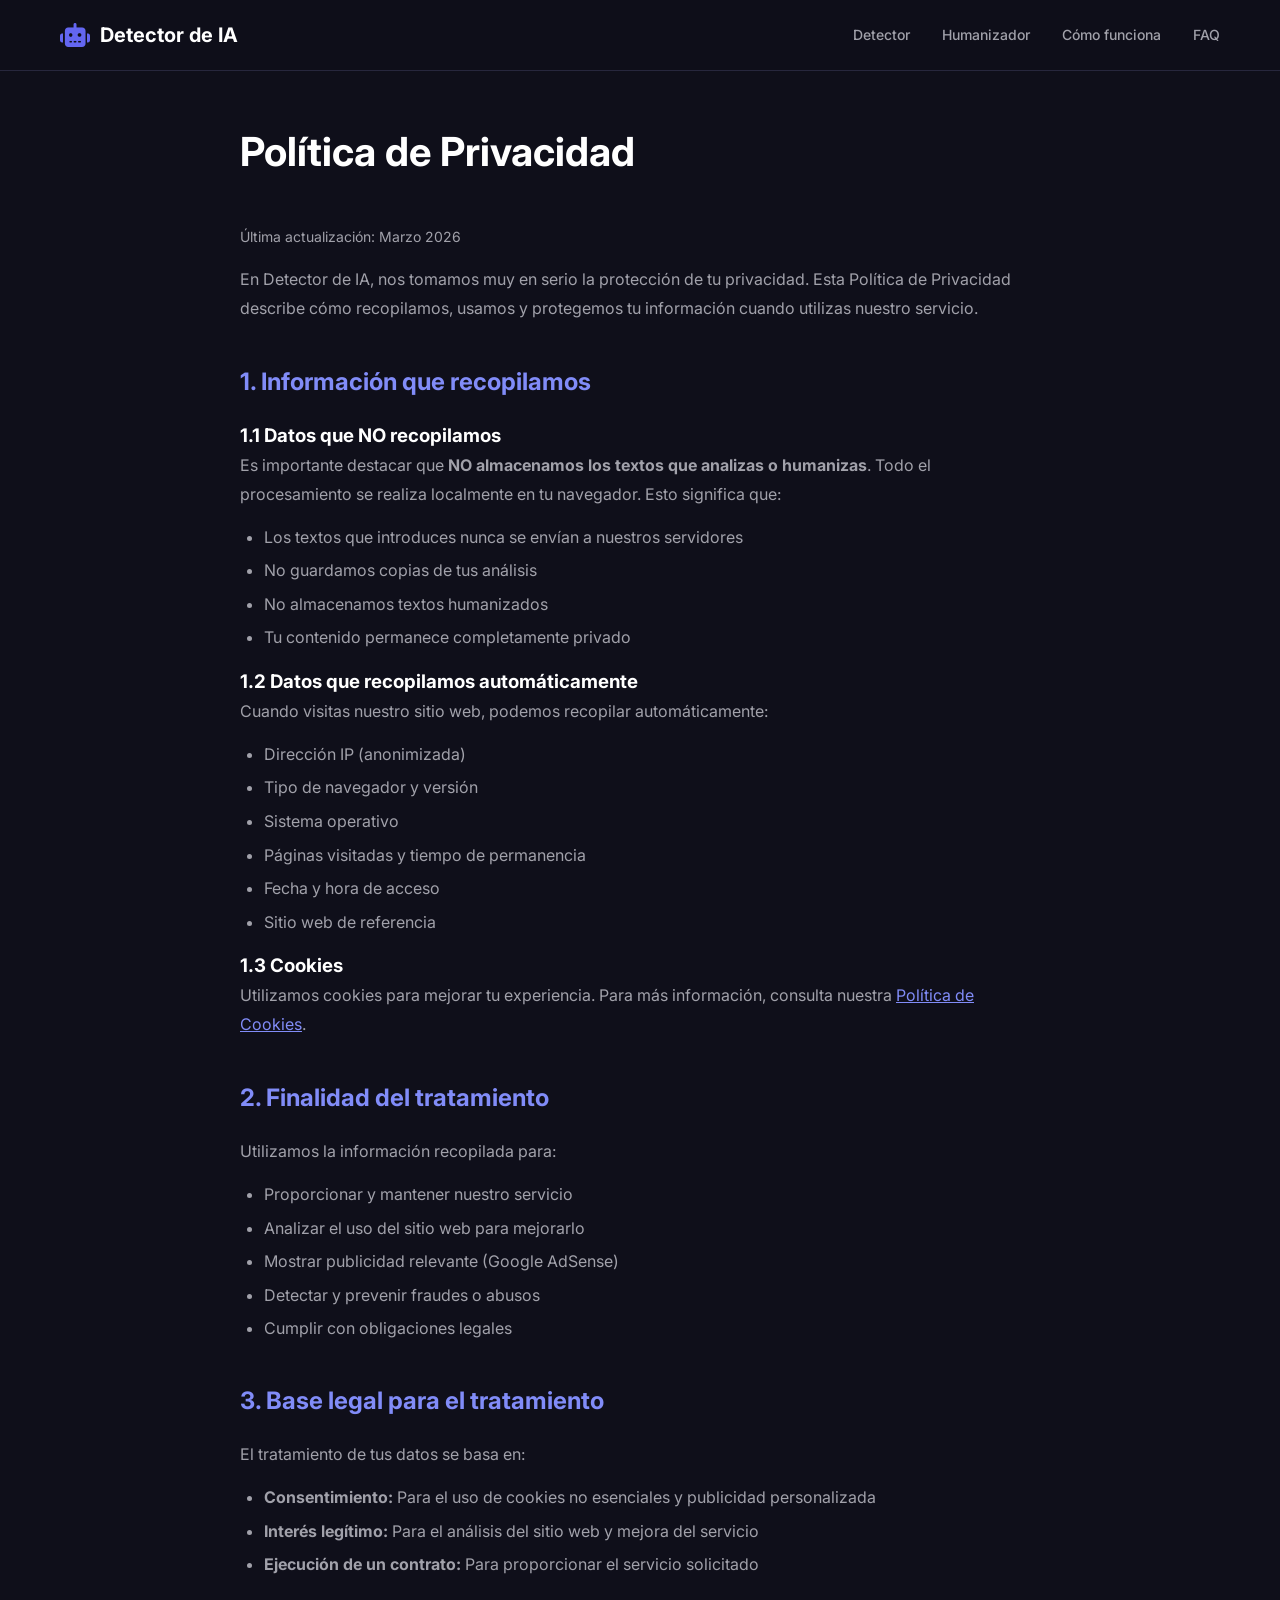
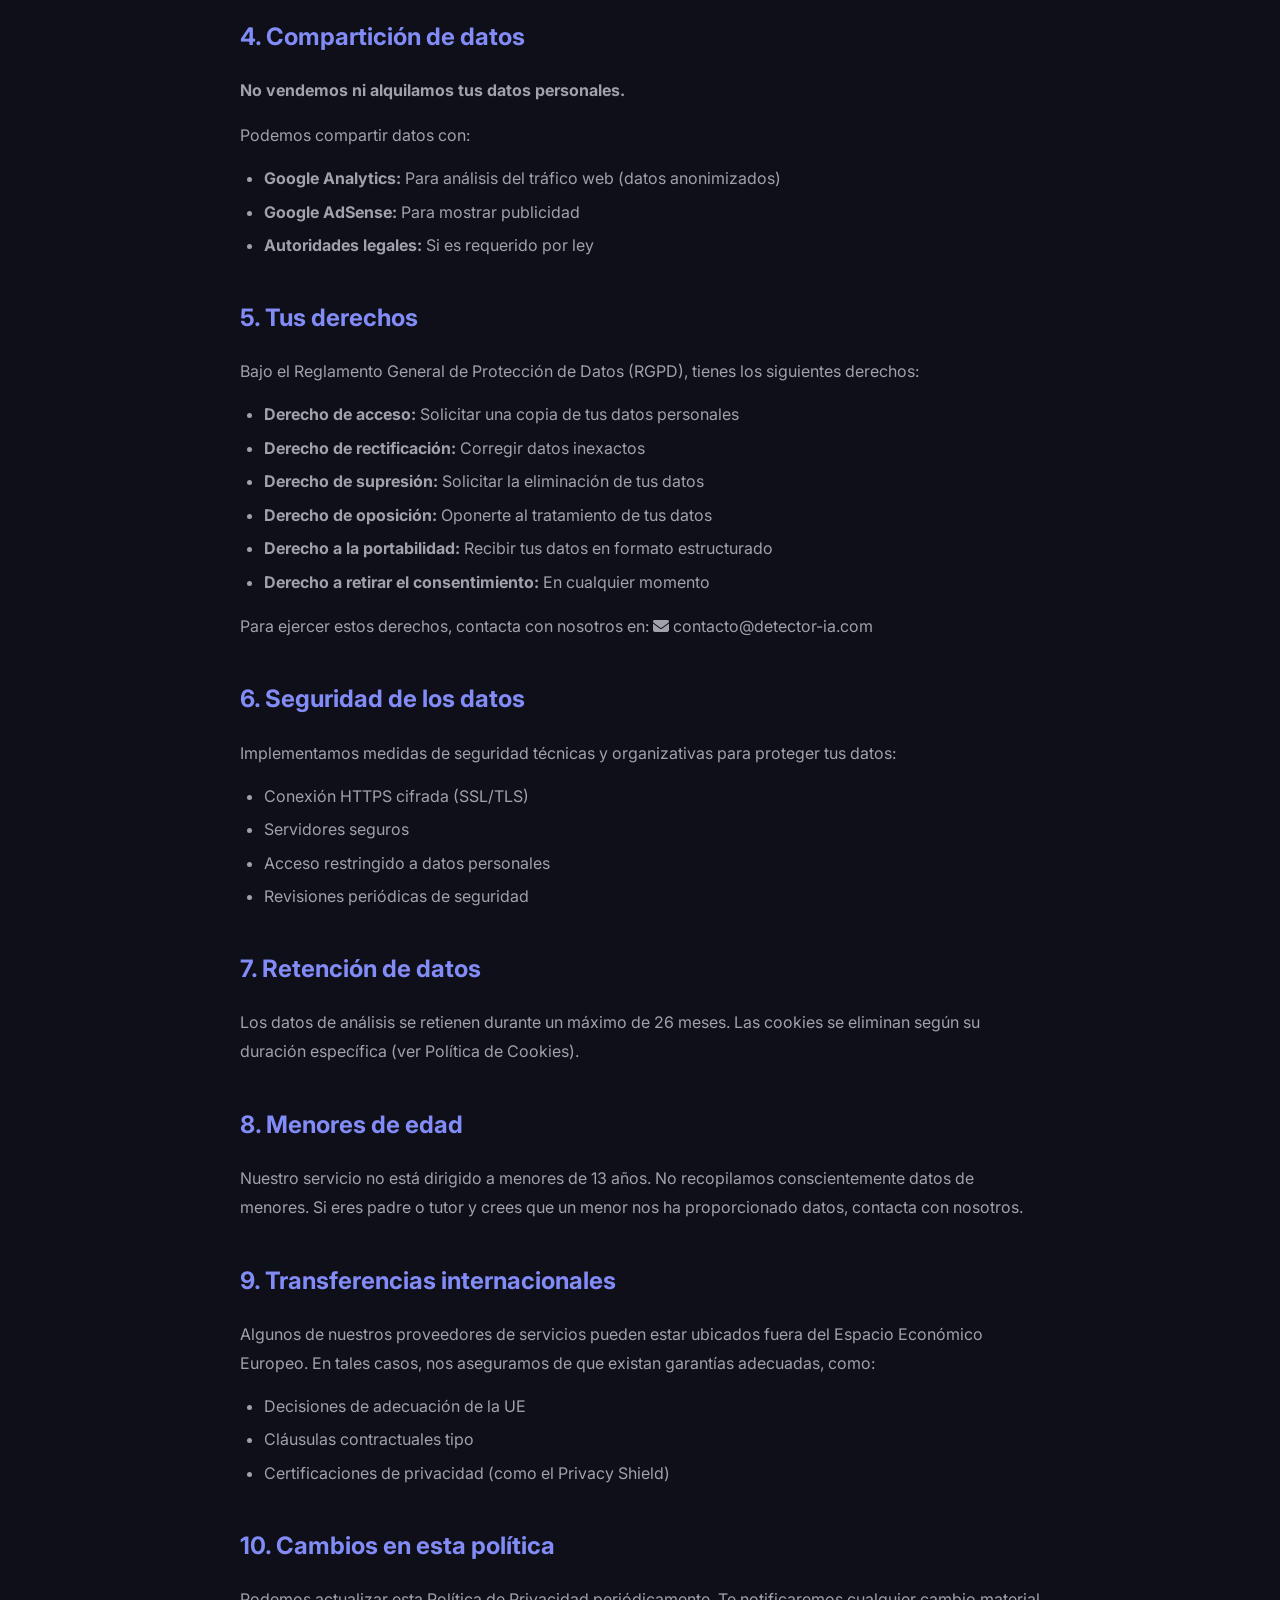
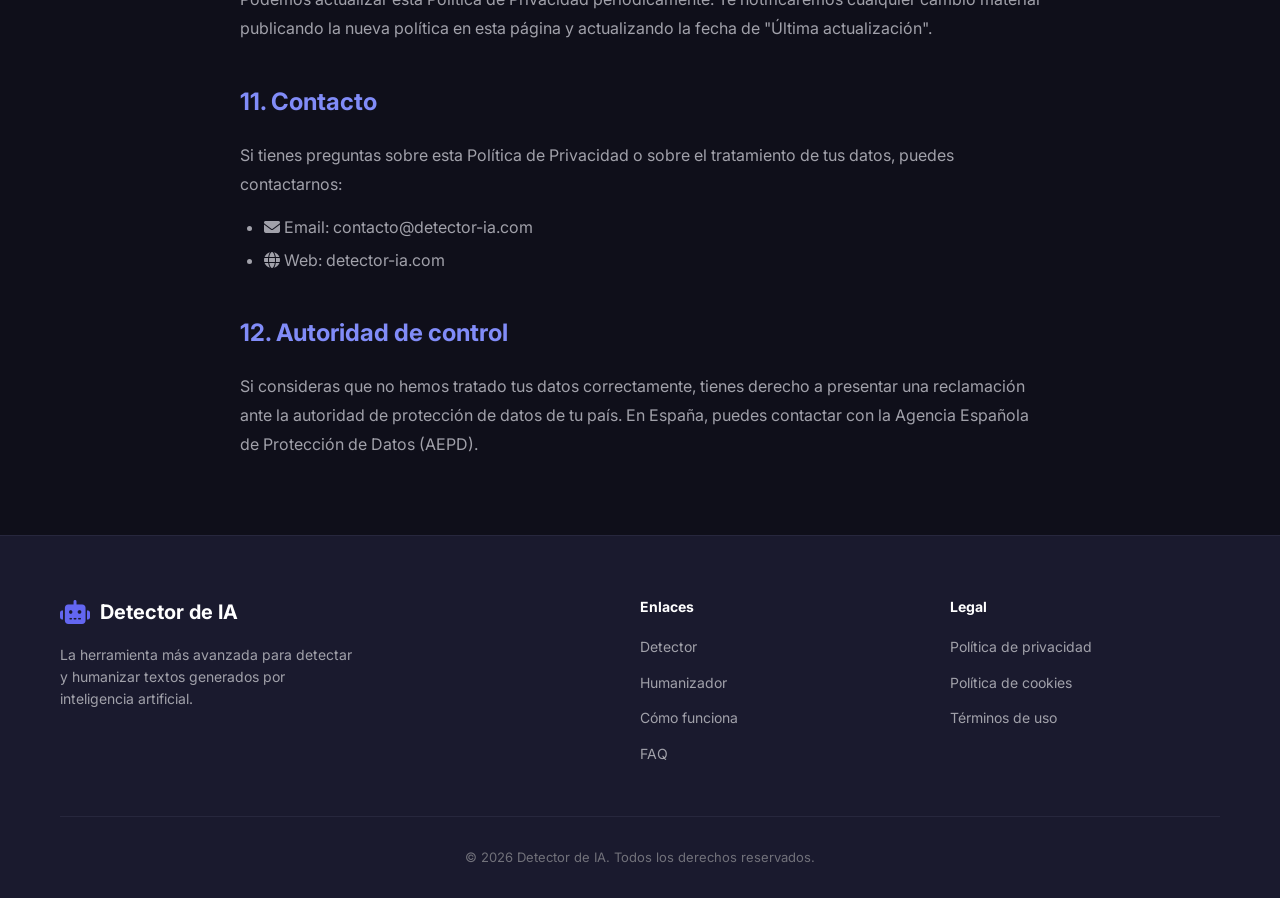
<file: privacy.html>
<!DOCTYPE html>
<html lang="es">
<head>
    <meta charset="UTF-8">
    <meta name="viewport" content="width=device-width, initial-scale=1.0">
    <title>Política de Privacidad - Detector de IA</title>
    
    <!-- Google Fonts -->
    <link rel="preconnect" href="https://fonts.googleapis.com">
    <link rel="preconnect" href="https://fonts.gstatic.com" crossorigin>
    <link href="https://fonts.googleapis.com/css2?family=Inter:wght@300;400;500;600;700&display=swap" rel="stylesheet">
    
    <!-- Font Awesome -->
    <link rel="stylesheet" href="https://cdnjs.cloudflare.com/ajax/libs/font-awesome/6.4.0/css/all.min.css">
    
    <link rel="stylesheet" href="styles.css">
</head>
<body>
    <!-- Header -->
    <header class="header">
        <nav class="nav-container">
            <a href="index.html" class="logo">
                <i class="fas fa-robot"></i>
                <span>Detector de IA</span>
            </a>
            <ul class="nav-links">
                <li><a href="index.html#detector">Detector</a></li>
                <li><a href="index.html#humanizador">Humanizador</a></li>
                <li><a href="index.html#como-funciona">Cómo funciona</a></li>
                <li><a href="index.html#faq">FAQ</a></li>
            </ul>
            <button class="mobile-menu-btn">
                <i class="fas fa-bars"></i>
            </button>
        </nav>
    </header>

    <!-- Main Content -->
    <main class="legal-page">
        <div class="container">
            <div class="legal-content">
                <h1>Política de Privacidad</h1>
                <p class="last-updated">Última actualización: Marzo 2026</p>
                
                <p>En Detector de IA, nos tomamos muy en serio la protección de tu privacidad. Esta Política de Privacidad describe cómo recopilamos, usamos y protegemos tu información cuando utilizas nuestro servicio.</p>
                
                <h2>1. Información que recopilamos</h2>
                
                <h3>1.1 Datos que NO recopilamos</h3>
                <p>Es importante destacar que <strong>NO almacenamos los textos que analizas o humanizas</strong>. Todo el procesamiento se realiza localmente en tu navegador. Esto significa que:</p>
                <ul>
                    <li>Los textos que introduces nunca se envían a nuestros servidores</li>
                    <li>No guardamos copias de tus análisis</li>
                    <li>No almacenamos textos humanizados</li>
                    <li>Tu contenido permanece completamente privado</li>
                </ul>
                
                <h3>1.2 Datos que recopilamos automáticamente</h3>
                <p>Cuando visitas nuestro sitio web, podemos recopilar automáticamente:</p>
                <ul>
                    <li>Dirección IP (anonimizada)</li>
                    <li>Tipo de navegador y versión</li>
                    <li>Sistema operativo</li>
                    <li>Páginas visitadas y tiempo de permanencia</li>
                    <li>Fecha y hora de acceso</li>
                    <li>Sitio web de referencia</li>
                </ul>
                
                <h3>1.3 Cookies</h3>
                <p>Utilizamos cookies para mejorar tu experiencia. Para más información, consulta nuestra <a href="cookies.html">Política de Cookies</a>.</p>
                
                <h2>2. Finalidad del tratamiento</h2>
                <p>Utilizamos la información recopilada para:</p>
                <ul>
                    <li>Proporcionar y mantener nuestro servicio</li>
                    <li>Analizar el uso del sitio web para mejorarlo</li>
                    <li>Mostrar publicidad relevante (Google AdSense)</li>
                    <li>Detectar y prevenir fraudes o abusos</li>
                    <li>Cumplir con obligaciones legales</li>
                </ul>
                
                <h2>3. Base legal para el tratamiento</h2>
                <p>El tratamiento de tus datos se basa en:</p>
                <ul>
                    <li><strong>Consentimiento:</strong> Para el uso de cookies no esenciales y publicidad personalizada</li>
                    <li><strong>Interés legítimo:</strong> Para el análisis del sitio web y mejora del servicio</li>
                    <li><strong>Ejecución de un contrato:</strong> Para proporcionar el servicio solicitado</li>
                </ul>
                
                <h2>4. Compartición de datos</h2>
                <p><strong>No vendemos ni alquilamos tus datos personales.</strong></p>
                <p>Podemos compartir datos con:</p>
                <ul>
                    <li><strong>Google Analytics:</strong> Para análisis del tráfico web (datos anonimizados)</li>
                    <li><strong>Google AdSense:</strong> Para mostrar publicidad</li>
                    <li><strong>Autoridades legales:</strong> Si es requerido por ley</li>
                </ul>
                
                <h2>5. Tus derechos</h2>
                <p>Bajo el Reglamento General de Protección de Datos (RGPD), tienes los siguientes derechos:</p>
                <ul>
                    <li><strong>Derecho de acceso:</strong> Solicitar una copia de tus datos personales</li>
                    <li><strong>Derecho de rectificación:</strong> Corregir datos inexactos</li>
                    <li><strong>Derecho de supresión:</strong> Solicitar la eliminación de tus datos</li>
                    <li><strong>Derecho de oposición:</strong> Oponerte al tratamiento de tus datos</li>
                    <li><strong>Derecho a la portabilidad:</strong> Recibir tus datos en formato estructurado</li>
                    <li><strong>Derecho a retirar el consentimiento:</strong> En cualquier momento</li>
                </ul>
                
                <p>Para ejercer estos derechos, contacta con nosotros en: <i class="fas fa-envelope"></i> contacto@detector-ia.com</p>
                
                <h2>6. Seguridad de los datos</h2>
                <p>Implementamos medidas de seguridad técnicas y organizativas para proteger tus datos:</p>
                <ul>
                    <li>Conexión HTTPS cifrada (SSL/TLS)</li>
                    <li>Servidores seguros</li>
                    <li>Acceso restringido a datos personales</li>
                    <li>Revisiones periódicas de seguridad</li>
                </ul>
                
                <h2>7. Retención de datos</h2>
                <p>Los datos de análisis se retienen durante un máximo de 26 meses. Las cookies se eliminan según su duración específica (ver Política de Cookies).</p>
                
                <h2>8. Menores de edad</h2>
                <p>Nuestro servicio no está dirigido a menores de 13 años. No recopilamos conscientemente datos de menores. Si eres padre o tutor y crees que un menor nos ha proporcionado datos, contacta con nosotros.</p>
                
                <h2>9. Transferencias internacionales</h2>
                <p>Algunos de nuestros proveedores de servicios pueden estar ubicados fuera del Espacio Económico Europeo. En tales casos, nos aseguramos de que existan garantías adecuadas, como:</p>
                <ul>
                    <li>Decisiones de adecuación de la UE</li>
                    <li>Cláusulas contractuales tipo</li>
                    <li>Certificaciones de privacidad (como el Privacy Shield)</li>
                </ul>
                
                <h2>10. Cambios en esta política</h2>
                <p>Podemos actualizar esta Política de Privacidad periódicamente. Te notificaremos cualquier cambio material publicando la nueva política en esta página y actualizando la fecha de "Última actualización".</p>
                
                <h2>11. Contacto</h2>
                <p>Si tienes preguntas sobre esta Política de Privacidad o sobre el tratamiento de tus datos, puedes contactarnos:</p>
                <ul>
                    <li><i class="fas fa-envelope"></i> Email: contacto@detector-ia.com</li>
                    <li><i class="fas fa-globe"></i> Web: detector-ia.com</li>
                </ul>
                
                <h2>12. Autoridad de control</h2>
                <p>Si consideras que no hemos tratado tus datos correctamente, tienes derecho a presentar una reclamación ante la autoridad de protección de datos de tu país. En España, puedes contactar con la Agencia Española de Protección de Datos (AEPD).</p>
            </div>
        </div>
    </main>

    <!-- Footer -->
    <footer class="footer">
        <div class="container">
            <div class="footer-grid">
                <div class="footer-brand">
                    <a href="index.html" class="logo">
                        <i class="fas fa-robot"></i>
                        <span>Detector de IA</span>
                    </a>
                    <p>La herramienta más avanzada para detectar y humanizar textos generados por inteligencia artificial.</p>
                </div>
                
                <div class="footer-links">
                    <h4>Enlaces</h4>
                    <ul>
                        <li><a href="index.html#detector">Detector</a></li>
                        <li><a href="index.html#humanizador">Humanizador</a></li>
                        <li><a href="index.html#como-funciona">Cómo funciona</a></li>
                        <li><a href="index.html#faq">FAQ</a></li>
                    </ul>
                </div>
                
                <div class="footer-legal">
                    <h4>Legal</h4>
                    <ul>
                        <li><a href="privacy.html">Política de privacidad</a></li>
                        <li><a href="cookies.html">Política de cookies</a></li>
                        <li><a href="terms.html">Términos de uso</a></li>
                    </ul>
                </div>
            </div>
            
            <div class="footer-bottom">
                <p>&copy; 2026 Detector de IA. Todos los derechos reservados.</p>
            </div>
        </div>
    </footer>

    <script src="script.js"></script>
</body>
</html>
</file>
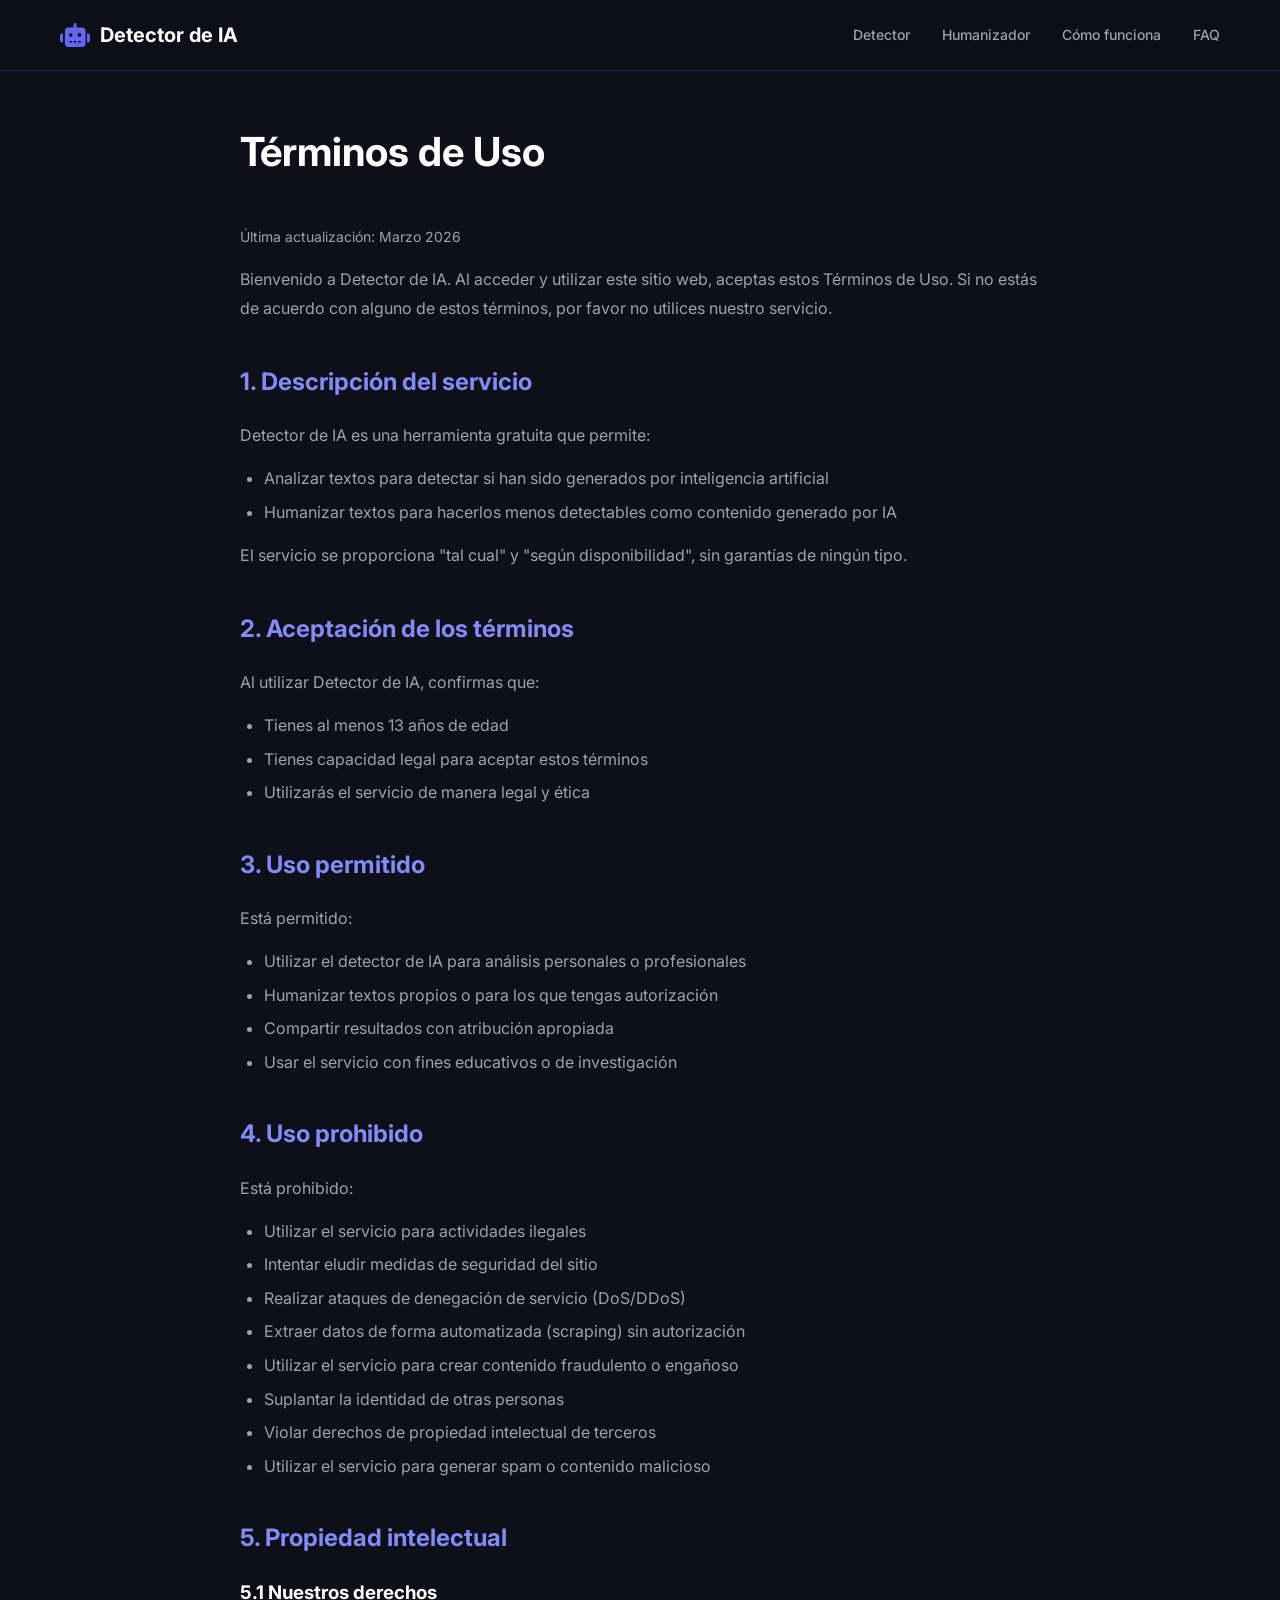
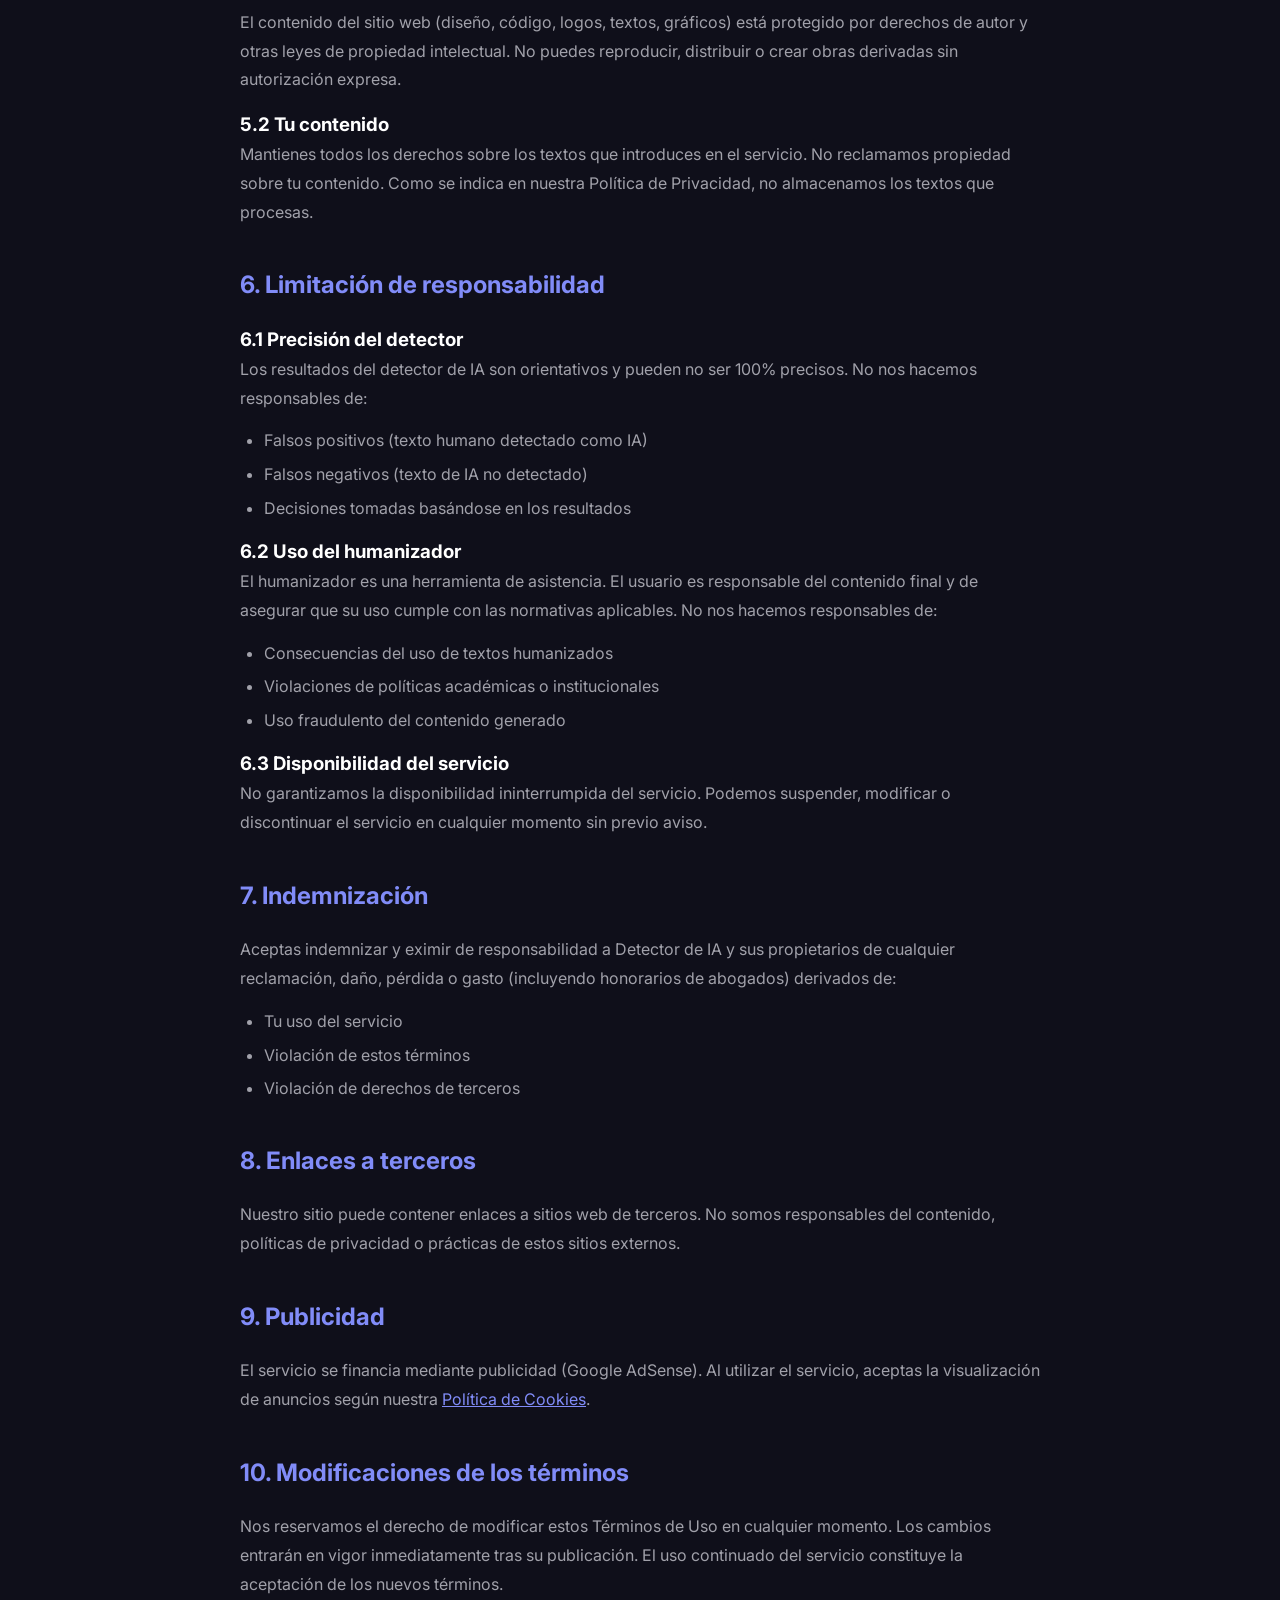
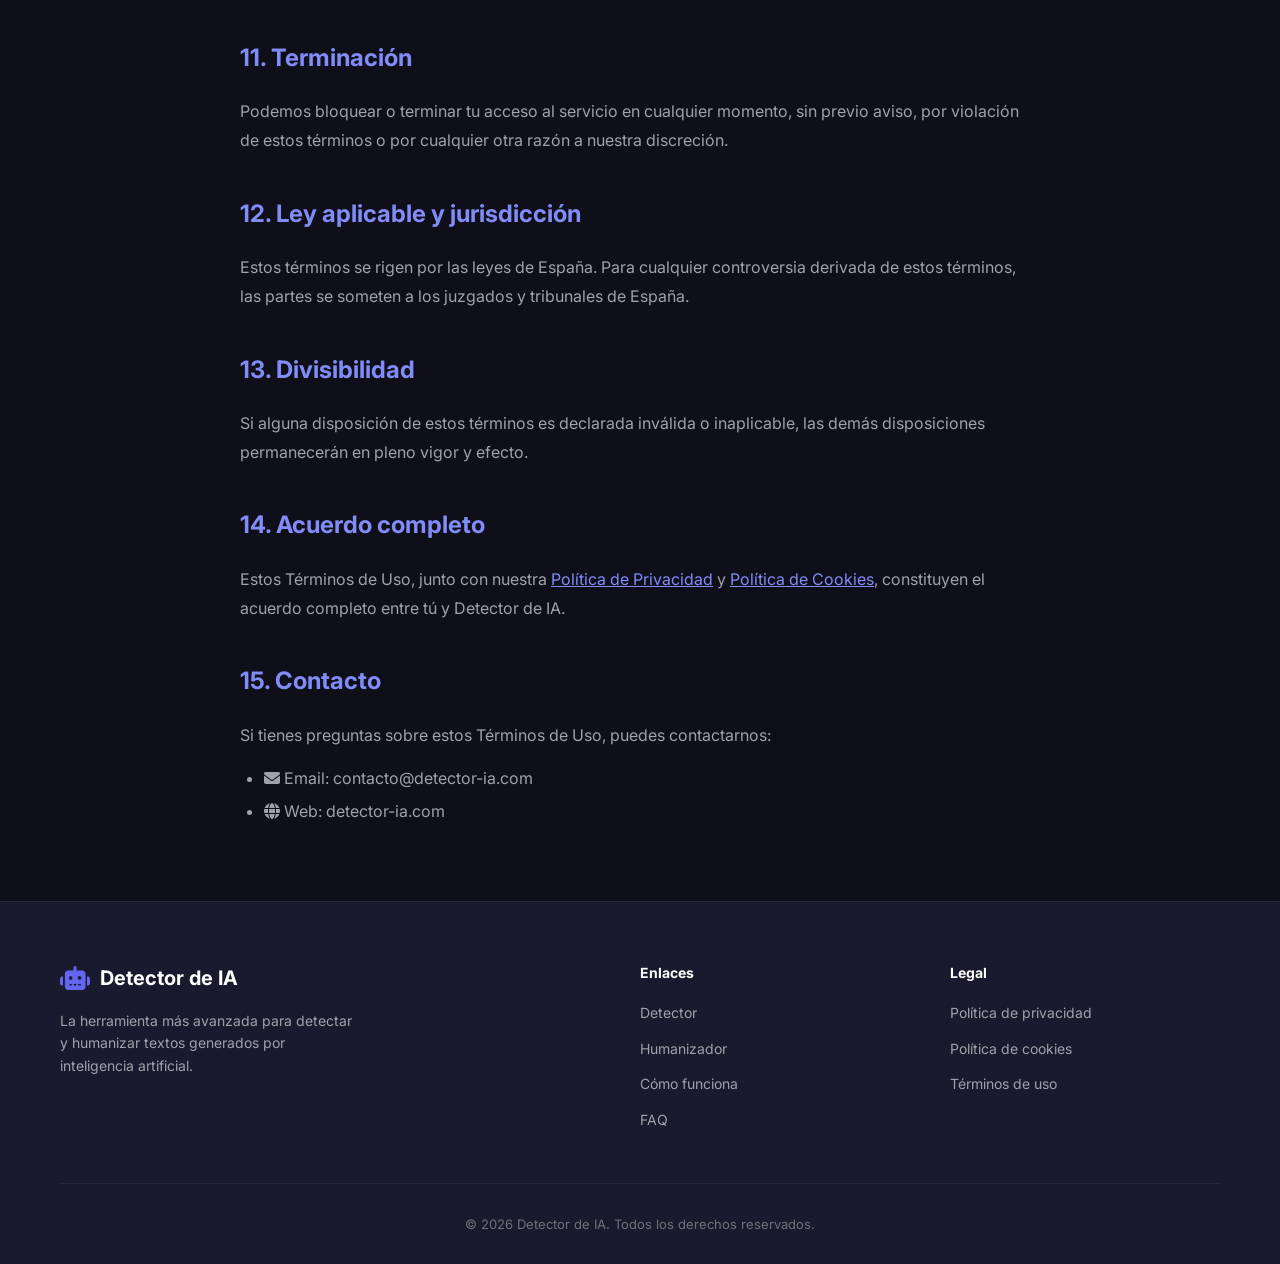
<file: terms.html>
<!DOCTYPE html>
<html lang="es">
<head>
    <meta charset="UTF-8">
    <meta name="viewport" content="width=device-width, initial-scale=1.0">
    <title>Términos de Uso - Detector de IA</title>
    
    <!-- Google Fonts -->
    <link rel="preconnect" href="https://fonts.googleapis.com">
    <link rel="preconnect" href="https://fonts.gstatic.com" crossorigin>
    <link href="https://fonts.googleapis.com/css2?family=Inter:wght@300;400;500;600;700&display=swap" rel="stylesheet">
    
    <!-- Font Awesome -->
    <link rel="stylesheet" href="https://cdnjs.cloudflare.com/ajax/libs/font-awesome/6.4.0/css/all.min.css">
    
    <link rel="stylesheet" href="styles.css">
</head>
<body>
    <!-- Header -->
    <header class="header">
        <nav class="nav-container">
            <a href="index.html" class="logo">
                <i class="fas fa-robot"></i>
                <span>Detector de IA</span>
            </a>
            <ul class="nav-links">
                <li><a href="index.html#detector">Detector</a></li>
                <li><a href="index.html#humanizador">Humanizador</a></li>
                <li><a href="index.html#como-funciona">Cómo funciona</a></li>
                <li><a href="index.html#faq">FAQ</a></li>
            </ul>
            <button class="mobile-menu-btn">
                <i class="fas fa-bars"></i>
            </button>
        </nav>
    </header>

    <!-- Main Content -->
    <main class="legal-page">
        <div class="container">
            <div class="legal-content">
                <h1>Términos de Uso</h1>
                <p class="last-updated">Última actualización: Marzo 2026</p>
                
                <p>Bienvenido a Detector de IA. Al acceder y utilizar este sitio web, aceptas estos Términos de Uso. Si no estás de acuerdo con alguno de estos términos, por favor no utilices nuestro servicio.</p>
                
                <h2>1. Descripción del servicio</h2>
                <p>Detector de IA es una herramienta gratuita que permite:</p>
                <ul>
                    <li>Analizar textos para detectar si han sido generados por inteligencia artificial</li>
                    <li>Humanizar textos para hacerlos menos detectables como contenido generado por IA</li>
                </ul>
                <p>El servicio se proporciona "tal cual" y "según disponibilidad", sin garantías de ningún tipo.</p>
                
                <h2>2. Aceptación de los términos</h2>
                <p>Al utilizar Detector de IA, confirmas que:</p>
                <ul>
                    <li>Tienes al menos 13 años de edad</li>
                    <li>Tienes capacidad legal para aceptar estos términos</li>
                    <li>Utilizarás el servicio de manera legal y ética</li>
                </ul>
                
                <h2>3. Uso permitido</h2>
                <p>Está permitido:</p>
                <ul>
                    <li>Utilizar el detector de IA para análisis personales o profesionales</li>
                    <li>Humanizar textos propios o para los que tengas autorización</li>
                    <li>Compartir resultados con atribución apropiada</li>
                    <li>Usar el servicio con fines educativos o de investigación</li>
                </ul>
                
                <h2>4. Uso prohibido</h2>
                <p>Está prohibido:</p>
                <ul>
                    <li>Utilizar el servicio para actividades ilegales</li>
                    <li>Intentar eludir medidas de seguridad del sitio</li>
                    <li>Realizar ataques de denegación de servicio (DoS/DDoS)</li>
                    <li>Extraer datos de forma automatizada (scraping) sin autorización</li>
                    <li>Utilizar el servicio para crear contenido fraudulento o engañoso</li>
                    <li>Suplantar la identidad de otras personas</li>
                    <li>Violar derechos de propiedad intelectual de terceros</li>
                    <li>Utilizar el servicio para generar spam o contenido malicioso</li>
                </ul>
                
                <h2>5. Propiedad intelectual</h2>
                
                <h3>5.1 Nuestros derechos</h3>
                <p>El contenido del sitio web (diseño, código, logos, textos, gráficos) está protegido por derechos de autor y otras leyes de propiedad intelectual. No puedes reproducir, distribuir o crear obras derivadas sin autorización expresa.</p>
                
                <h3>5.2 Tu contenido</h3>
                <p>Mantienes todos los derechos sobre los textos que introduces en el servicio. No reclamamos propiedad sobre tu contenido. Como se indica en nuestra Política de Privacidad, no almacenamos los textos que procesas.</p>
                
                <h2>6. Limitación de responsabilidad</h2>
                
                <h3>6.1 Precisión del detector</h3>
                <p>Los resultados del detector de IA son orientativos y pueden no ser 100% precisos. No nos hacemos responsables de:</p>
                <ul>
                    <li>Falsos positivos (texto humano detectado como IA)</li>
                    <li>Falsos negativos (texto de IA no detectado)</li>
                    <li>Decisiones tomadas basándose en los resultados</li>
                </ul>
                
                <h3>6.2 Uso del humanizador</h3>
                <p>El humanizador es una herramienta de asistencia. El usuario es responsable del contenido final y de asegurar que su uso cumple con las normativas aplicables. No nos hacemos responsables de:</p>
                <ul>
                    <li>Consecuencias del uso de textos humanizados</li>
                    <li>Violaciones de políticas académicas o institucionales</li>
                    <li>Uso fraudulento del contenido generado</li>
                </ul>
                
                <h3>6.3 Disponibilidad del servicio</h3>
                <p>No garantizamos la disponibilidad ininterrumpida del servicio. Podemos suspender, modificar o discontinuar el servicio en cualquier momento sin previo aviso.</p>
                
                <h2>7. Indemnización</h2>
                <p>Aceptas indemnizar y eximir de responsabilidad a Detector de IA y sus propietarios de cualquier reclamación, daño, pérdida o gasto (incluyendo honorarios de abogados) derivados de:</p>
                <ul>
                    <li>Tu uso del servicio</li>
                    <li>Violación de estos términos</li>
                    <li>Violación de derechos de terceros</li>
                </ul>
                
                <h2>8. Enlaces a terceros</h2>
                <p>Nuestro sitio puede contener enlaces a sitios web de terceros. No somos responsables del contenido, políticas de privacidad o prácticas de estos sitios externos.</p>
                
                <h2>9. Publicidad</h2>
                <p>El servicio se financia mediante publicidad (Google AdSense). Al utilizar el servicio, aceptas la visualización de anuncios según nuestra <a href="cookies.html">Política de Cookies</a>.</p>
                
                <h2>10. Modificaciones de los términos</h2>
                <p>Nos reservamos el derecho de modificar estos Términos de Uso en cualquier momento. Los cambios entrarán en vigor inmediatamente tras su publicación. El uso continuado del servicio constituye la aceptación de los nuevos términos.</p>
                
                <h2>11. Terminación</h2>
                <p>Podemos bloquear o terminar tu acceso al servicio en cualquier momento, sin previo aviso, por violación de estos términos o por cualquier otra razón a nuestra discreción.</p>
                
                <h2>12. Ley aplicable y jurisdicción</h2>
                <p>Estos términos se rigen por las leyes de España. Para cualquier controversia derivada de estos términos, las partes se someten a los juzgados y tribunales de España.</p>
                
                <h2>13. Divisibilidad</h2>
                <p>Si alguna disposición de estos términos es declarada inválida o inaplicable, las demás disposiciones permanecerán en pleno vigor y efecto.</p>
                
                <h2>14. Acuerdo completo</h2>
                <p>Estos Términos de Uso, junto con nuestra <a href="privacy.html">Política de Privacidad</a> y <a href="cookies.html">Política de Cookies</a>, constituyen el acuerdo completo entre tú y Detector de IA.</p>
                
                <h2>15. Contacto</h2>
                <p>Si tienes preguntas sobre estos Términos de Uso, puedes contactarnos:</p>
                <ul>
                    <li><i class="fas fa-envelope"></i> Email: contacto@detector-ia.com</li>
                    <li><i class="fas fa-globe"></i> Web: detector-ia.com</li>
                </ul>
            </div>
        </div>
    </main>

    <!-- Footer -->
    <footer class="footer">
        <div class="container">
            <div class="footer-grid">
                <div class="footer-brand">
                    <a href="index.html" class="logo">
                        <i class="fas fa-robot"></i>
                        <span>Detector de IA</span>
                    </a>
                    <p>La herramienta más avanzada para detectar y humanizar textos generados por inteligencia artificial.</p>
                </div>
                
                <div class="footer-links">
                    <h4>Enlaces</h4>
                    <ul>
                        <li><a href="index.html#detector">Detector</a></li>
                        <li><a href="index.html#humanizador">Humanizador</a></li>
                        <li><a href="index.html#como-funciona">Cómo funciona</a></li>
                        <li><a href="index.html#faq">FAQ</a></li>
                    </ul>
                </div>
                
                <div class="footer-legal">
                    <h4>Legal</h4>
                    <ul>
                        <li><a href="privacy.html">Política de privacidad</a></li>
                        <li><a href="cookies.html">Política de cookies</a></li>
                        <li><a href="terms.html">Términos de uso</a></li>
                    </ul>
                </div>
            </div>
            
            <div class="footer-bottom">
                <p>&copy; 2026 Detector de IA. Todos los derechos reservados.</p>
            </div>
        </div>
    </footer>

    <script src="script.js"></script>
</body>
</html>
</file>
<file: styles.css>
/* ========================================
   DETECTOR DE IA - ESTILOS COMPLETOS
   ======================================== */

/* CSS Variables */
:root {
    --primary-color: #6366f1;
    --primary-dark: #4f46e5;
    --primary-light: #818cf8;
    --secondary-color: #10b981;
    --secondary-dark: #059669;
    --accent-color: #f59e0b;
    --danger-color: #ef4444;
    --success-color: #22c55e;
    
    --bg-dark: #0f0f1a;
    --bg-card: #1a1a2e;
    --bg-card-hover: #252542;
    --bg-input: #16162a;
    
    --text-primary: #ffffff;
    --text-secondary: #a1a1aa;
    --text-muted: #71717a;
    
    --border-color: #27273d;
    --border-radius: 12px;
    --border-radius-lg: 20px;
    
    --shadow-sm: 0 2px 4px rgba(0, 0, 0, 0.1);
    --shadow-md: 0 4px 12px rgba(0, 0, 0, 0.15);
    --shadow-lg: 0 8px 24px rgba(0, 0, 0, 0.2);
    --shadow-glow: 0 0 30px rgba(99, 102, 241, 0.3);
    
    --transition-fast: 0.15s ease;
    --transition-normal: 0.3s ease;
    --transition-slow: 0.5s ease;
}

/* Reset & Base */
*, *::before, *::after {
    margin: 0;
    padding: 0;
    box-sizing: border-box;
}

html {
    scroll-behavior: smooth;
}

body {
    font-family: 'Inter', -apple-system, BlinkMacSystemFont, 'Segoe UI', Roboto, sans-serif;
    background-color: var(--bg-dark);
    color: var(--text-primary);
    line-height: 1.6;
    overflow-x: hidden;
}

/* Container */
.container {
    max-width: 1200px;
    margin: 0 auto;
    padding: 0 20px;
}

/* Gradient Text */
.gradient-text {
    background: linear-gradient(135deg, var(--primary-light), var(--secondary-color));
    -webkit-background-clip: text;
    -webkit-text-fill-color: transparent;
    background-clip: text;
}

/* Buttons */
.btn {
    display: inline-flex;
    align-items: center;
    justify-content: center;
    gap: 8px;
    padding: 12px 24px;
    border: none;
    border-radius: var(--border-radius);
    font-family: inherit;
    font-size: 14px;
    font-weight: 600;
    cursor: pointer;
    transition: all var(--transition-normal);
    text-decoration: none;
}

.btn-primary {
    background: linear-gradient(135deg, var(--primary-color), var(--primary-dark));
    color: white;
    box-shadow: var(--shadow-md);
}

.btn-primary:hover {
    transform: translateY(-2px);
    box-shadow: var(--shadow-glow);
}

.btn-secondary {
    background: var(--bg-card);
    color: var(--text-primary);
    border: 1px solid var(--border-color);
}

.btn-secondary:hover {
    background: var(--bg-card-hover);
    border-color: var(--primary-color);
}

.btn-large {
    padding: 16px 32px;
    font-size: 16px;
}

.btn-small {
    padding: 8px 16px;
    font-size: 13px;
}

/* ========================================
   COOKIE BANNER
   ======================================== */
.cookie-banner {
    position: fixed;
    bottom: 0;
    left: 0;
    right: 0;
    background: var(--bg-card);
    border-top: 1px solid var(--border-color);
    padding: 20px;
    z-index: 9999;
    transform: translateY(100%);
    transition: transform var(--transition-normal);
    box-shadow: 0 -4px 20px rgba(0, 0, 0, 0.3);
}

.cookie-banner.show {
    transform: translateY(0);
}

.cookie-content {
    max-width: 1200px;
    margin: 0 auto;
    display: flex;
    flex-wrap: wrap;
    align-items: center;
    justify-content: space-between;
    gap: 20px;
}

.cookie-content p {
    flex: 1;
    min-width: 300px;
    color: var(--text-secondary);
    font-size: 14px;
}

.cookie-content a {
    color: var(--primary-light);
    text-decoration: underline;
}

.cookie-buttons {
    display: flex;
    gap: 12px;
    flex-wrap: wrap;
}

/* ========================================
   HEADER & NAVIGATION
   ======================================== */
.header {
    position: fixed;
    top: 0;
    left: 0;
    right: 0;
    background: rgba(15, 15, 26, 0.95);
    backdrop-filter: blur(10px);
    border-bottom: 1px solid var(--border-color);
    z-index: 1000;
}

.nav-container {
    max-width: 1200px;
    margin: 0 auto;
    padding: 0 20px;
    display: flex;
    align-items: center;
    justify-content: space-between;
    height: 70px;
}

.logo {
    display: flex;
    align-items: center;
    gap: 10px;
    font-size: 20px;
    font-weight: 700;
    color: var(--text-primary);
    text-decoration: none;
}

.logo i {
    font-size: 24px;
    color: var(--primary-color);
}

.nav-links {
    display: flex;
    list-style: none;
    gap: 32px;
}

.nav-links a {
    color: var(--text-secondary);
    text-decoration: none;
    font-weight: 500;
    font-size: 14px;
    transition: color var(--transition-fast);
}

.nav-links a:hover {
    color: var(--primary-light);
}

.mobile-menu-btn {
    display: none;
    background: none;
    border: none;
    color: var(--text-primary);
    font-size: 24px;
    cursor: pointer;
}

/* ========================================
   HERO SECTION
   ======================================== */
.hero {
    min-height: 100vh;
    display: flex;
    align-items: center;
    justify-content: center;
    padding: 100px 20px 60px;
    position: relative;
    overflow: hidden;
}

.hero::before {
    content: '';
    position: absolute;
    top: 0;
    left: 0;
    right: 0;
    bottom: 0;
    background: radial-gradient(ellipse at 50% 0%, rgba(99, 102, 241, 0.15) 0%, transparent 50%);
    pointer-events: none;
}

.hero-content {
    text-align: center;
    max-width: 800px;
    position: relative;
    z-index: 1;
}

.hero h1 {
    font-size: clamp(2.5rem, 5vw, 4rem);
    font-weight: 800;
    line-height: 1.2;
    margin-bottom: 20px;
}

.hero-subtitle {
    font-size: clamp(1rem, 2vw, 1.25rem);
    color: var(--text-secondary);
    margin-bottom: 30px;
    max-width: 600px;
    margin-left: auto;
    margin-right: auto;
}

.hero-badges {
    display: flex;
    justify-content: center;
    gap: 16px;
    margin-bottom: 40px;
    flex-wrap: wrap;
}

.badge {
    display: inline-flex;
    align-items: center;
    gap: 8px;
    padding: 8px 16px;
    background: var(--bg-card);
    border: 1px solid var(--border-color);
    border-radius: 50px;
    font-size: 14px;
    color: var(--text-secondary);
}

.badge i {
    color: var(--secondary-color);
}

/* Floating Cards Animation */
.hero-visual {
    position: absolute;
    top: 0;
    left: 0;
    right: 0;
    bottom: 0;
    pointer-events: none;
    overflow: hidden;
}

.floating-cards {
    position: relative;
    width: 100%;
    height: 100%;
}

.float-card {
    position: absolute;
    padding: 12px 20px;
    background: var(--bg-card);
    border: 1px solid var(--border-color);
    border-radius: var(--border-radius);
    font-weight: 600;
    font-size: 14px;
    opacity: 0.6;
    animation: float 6s ease-in-out infinite;
}

.card-chatgpt {
    top: 20%;
    left: 10%;
    animation-delay: 0s;
    border-color: #10a37f;
}

.card-gemini {
    top: 30%;
    right: 15%;
    animation-delay: 1s;
    border-color: #4285f4;
}

.card-grok {
    bottom: 30%;
    left: 15%;
    animation-delay: 2s;
    border-color: #fff;
}

.card-claude {
    bottom: 25%;
    right: 10%;
    animation-delay: 3s;
    border-color: #d97706;
}

@keyframes float {
    0%, 100% { transform: translateY(0) rotate(0deg); }
    50% { transform: translateY(-20px) rotate(2deg); }
}

/* ========================================
   AD CONTAINER
   ======================================== */
.ad-container {
    max-width: 1200px;
    margin: 20px auto;
    padding: 0 20px;
    min-height: 90px;
    background: var(--bg-card);
    border: 1px dashed var(--border-color);
    border-radius: var(--border-radius);
    display: flex;
    align-items: center;
    justify-content: center;
}

.ad-container::before {
    content: 'Publicidad';
    color: var(--text-muted);
    font-size: 12px;
}

/* ========================================
   STATS SECTION
   ======================================== */
.stats-section {
    padding: 60px 0;
    background: var(--bg-card);
    border-top: 1px solid var(--border-color);
    border-bottom: 1px solid var(--border-color);
}

.stats-grid {
    display: grid;
    grid-template-columns: repeat(4, 1fr);
    gap: 30px;
}

.stat-item {
    text-align: center;
}

.stat-number {
    font-size: 3rem;
    font-weight: 800;
    color: var(--primary-light);
}

.stat-suffix {
    font-size: 2rem;
    font-weight: 700;
    color: var(--primary-light);
}

.stat-label {
    display: block;
    margin-top: 8px;
    color: var(--text-secondary);
    font-size: 14px;
}

/* ========================================
   SECTION HEADER
   ======================================== */
.section-header {
    text-align: center;
    margin-bottom: 50px;
}

.section-header h2 {
    font-size: clamp(1.75rem, 3vw, 2.5rem);
    font-weight: 700;
    margin-bottom: 16px;
}

.section-header p {
    color: var(--text-secondary);
    max-width: 600px;
    margin: 0 auto;
}

/* ========================================
   DETECTOR SECTION
   ======================================== */
.detector-section {
    padding: 100px 0;
}

.detector-container {
    max-width: 900px;
    margin: 0 auto;
}

.detector-input {
    margin-bottom: 20px;
}

.detector-input textarea {
    width: 100%;
    min-height: 200px;
    padding: 20px;
    background: var(--bg-input);
    border: 2px solid var(--border-color);
    border-radius: var(--border-radius-lg);
    color: var(--text-primary);
    font-family: inherit;
    font-size: 15px;
    line-height: 1.7;
    resize: vertical;
    transition: border-color var(--transition-fast);
}

.detector-input textarea:focus {
    outline: none;
    border-color: var(--primary-color);
}

.detector-input textarea::placeholder {
    color: var(--text-muted);
}

.input-info {
    display: flex;
    justify-content: flex-end;
    gap: 20px;
    margin-top: 10px;
    font-size: 13px;
    color: var(--text-muted);
}

.btn-analyze {
    width: 100%;
    margin-bottom: 30px;
}

/* Detector Result */
.detector-result {
    background: var(--bg-card);
    border: 1px solid var(--border-color);
    border-radius: var(--border-radius-lg);
    padding: 30px;
    animation: slideUp 0.5s ease;
}

.detector-result.hidden {
    display: none;
}

@keyframes slideUp {
    from {
        opacity: 0;
        transform: translateY(20px);
    }
    to {
        opacity: 1;
        transform: translateY(0);
    }
}

.result-header {
    display: flex;
    align-items: center;
    gap: 16px;
    margin-bottom: 24px;
}

.result-icon {
    width: 50px;
    height: 50px;
    border-radius: 50%;
    display: flex;
    align-items: center;
    justify-content: center;
    font-size: 24px;
}

.result-icon.human {
    background: rgba(34, 197, 94, 0.2);
    color: var(--success-color);
}

.result-icon.human::before {
    content: '\f00c';
    font-family: 'Font Awesome 6 Free';
    font-weight: 900;
}

.result-icon.ai {
    background: rgba(239, 68, 68, 0.2);
    color: var(--danger-color);
}

.result-icon.ai::before {
    content: '\f544';
    font-family: 'Font Awesome 6 Free';
    font-weight: 900;
}

.result-icon.mixed {
    background: rgba(245, 158, 11, 0.2);
    color: var(--accent-color);
}

.result-icon.mixed::before {
    content: '\f128';
    font-family: 'Font Awesome 6 Free';
    font-weight: 900;
}

.result-title {
    font-size: 1.5rem;
    font-weight: 700;
}

.result-title.human {
    color: var(--success-color);
}

.result-title.ai {
    color: var(--danger-color);
}

.result-title.mixed {
    color: var(--accent-color);
}

/* Score Circle */
.result-score {
    text-align: center;
    margin-bottom: 30px;
}

.score-circle {
    position: relative;
    width: 150px;
    height: 150px;
    margin: 0 auto 16px;
}

.score-circle svg {
    transform: rotate(-90deg);
    width: 100%;
    height: 100%;
}

.score-bg {
    fill: none;
    stroke: var(--border-color);
    stroke-width: 3;
}

.score-fill {
    fill: none;
    stroke: var(--primary-color);
    stroke-width: 3;
    stroke-linecap: round;
    transition: stroke-dasharray 1s ease;
}

.score-text {
    position: absolute;
    top: 50%;
    left: 50%;
    transform: translate(-50%, -50%);
    font-size: 2rem;
    font-weight: 800;
}

.score-label {
    color: var(--text-secondary);
    font-size: 14px;
}

/* Result Details */
.result-details {
    background: var(--bg-input);
    border-radius: var(--border-radius);
    padding: 20px;
    margin-bottom: 24px;
}

.detail-item {
    display: flex;
    justify-content: space-between;
    padding: 10px 0;
    border-bottom: 1px solid var(--border-color);
}

.detail-item:last-child {
    border-bottom: none;
}

.detail-label {
    color: var(--text-secondary);
}

.detail-value {
    font-weight: 600;
}

/* Breakdown Bars */
.result-breakdown h4 {
    margin-bottom: 16px;
    font-size: 14px;
    color: var(--text-secondary);
}

.breakdown-item {
    display: grid;
    grid-template-columns: 150px 1fr 50px;
    align-items: center;
    gap: 16px;
    margin-bottom: 12px;
}

.breakdown-item span:first-child {
    font-size: 13px;
    color: var(--text-secondary);
}

.bar-container {
    height: 8px;
    background: var(--bg-input);
    border-radius: 4px;
    overflow: hidden;
}

.bar-fill {
    height: 100%;
    background: linear-gradient(90deg, var(--primary-color), var(--secondary-color));
    border-radius: 4px;
    transition: width 1s ease;
}

.bar-value {
    font-size: 13px;
    font-weight: 600;
    text-align: right;
}

/* ========================================
   HUMANIZER SECTION
   ======================================== */
.humanizer-section {
    padding: 100px 0;
    background: var(--bg-card);
}

.humanizer-container {
    max-width: 900px;
    margin: 0 auto;
}

.humanizer-input textarea {
    width: 100%;
    min-height: 150px;
    padding: 20px;
    background: var(--bg-input);
    border: 2px solid var(--border-color);
    border-radius: var(--border-radius-lg);
    color: var(--text-primary);
    font-family: inherit;
    font-size: 15px;
    line-height: 1.7;
    resize: vertical;
    transition: border-color var(--transition-fast);
}

.humanizer-input textarea:focus {
    outline: none;
    border-color: var(--secondary-color);
}

/* Humanizer Options */
.humanizer-options {
    margin: 24px 0;
    padding: 24px;
    background: var(--bg-input);
    border-radius: var(--border-radius);
}

.humanizer-options h4 {
    display: flex;
    align-items: center;
    gap: 10px;
    margin-bottom: 8px;
    font-size: 16px;
}

.humanizer-options h4 i {
    color: var(--primary-light);
}

.options-hint {
    color: var(--text-muted);
    font-size: 13px;
    margin-bottom: 20px;
}

.options-grid {
    display: grid;
    grid-template-columns: repeat(auto-fit, minmax(250px, 1fr));
    gap: 16px;
}

.option-card {
    cursor: pointer;
}

.option-card input {
    display: none;
}

.option-content {
    display: flex;
    flex-direction: column;
    gap: 8px;
    padding: 16px;
    background: var(--bg-card);
    border: 2px solid var(--border-color);
    border-radius: var(--border-radius);
    transition: all var(--transition-fast);
}

.option-card input:checked + .option-content {
    border-color: var(--primary-color);
    background: rgba(99, 102, 241, 0.1);
}

.option-content i {
    font-size: 24px;
    color: var(--primary-light);
}

.option-title {
    font-weight: 600;
    font-size: 14px;
}

.option-desc {
    font-size: 12px;
    color: var(--text-muted);
}

.btn-humanize {
    width: 100%;
    margin-bottom: 30px;
}

/* Humanizer Result */
.humanizer-result {
    background: var(--bg-dark);
    border: 1px solid var(--border-color);
    border-radius: var(--border-radius-lg);
    padding: 30px;
    animation: slideUp 0.5s ease;
}

.humanizer-result.hidden {
    display: none;
}

.humanizer-result .result-header {
    display: flex;
    justify-content: space-between;
    align-items: center;
}

.humanizer-result .result-header h3 {
    display: flex;
    align-items: center;
    gap: 10px;
    color: var(--success-color);
}

.humanized-text {
    background: var(--bg-input);
    border-radius: var(--border-radius);
    padding: 20px;
    margin: 20px 0;
    line-height: 1.8;
    white-space: pre-wrap;
}

.result-actions {
    display: flex;
    gap: 16px;
    flex-wrap: wrap;
}

.result-actions .btn {
    flex: 1;
    min-width: 200px;
}

/* ========================================
   HOW IT WORKS SECTION
   ======================================== */
.how-section {
    padding: 100px 0;
}

.steps-grid {
    display: grid;
    grid-template-columns: repeat(auto-fit, minmax(260px, 1fr));
    gap: 30px;
}

.step-card {
    position: relative;
    background: var(--bg-card);
    border: 1px solid var(--border-color);
    border-radius: var(--border-radius-lg);
    padding: 30px;
    text-align: center;
    transition: all var(--transition-normal);
}

.step-card:hover {
    transform: translateY(-5px);
    border-color: var(--primary-color);
    box-shadow: var(--shadow-glow);
}

.step-number {
    position: absolute;
    top: -15px;
    left: 50%;
    transform: translateX(-50%);
    width: 30px;
    height: 30px;
    background: linear-gradient(135deg, var(--primary-color), var(--primary-dark));
    border-radius: 50%;
    display: flex;
    align-items: center;
    justify-content: center;
    font-weight: 700;
    font-size: 14px;
}

.step-icon {
    width: 70px;
    height: 70px;
    margin: 0 auto 20px;
    background: rgba(99, 102, 241, 0.1);
    border-radius: 50%;
    display: flex;
    align-items: center;
    justify-content: center;
    font-size: 28px;
    color: var(--primary-light);
}

.step-card h3 {
    font-size: 1.1rem;
    margin-bottom: 12px;
}

.step-card p {
    color: var(--text-secondary);
    font-size: 14px;
}

/* ========================================
   MODELS SECTION
   ======================================== */
.models-section {
    padding: 100px 0;
    background: var(--bg-card);
}

.models-grid {
    display: grid;
    grid-template-columns: repeat(auto-fit, minmax(150px, 1fr));
    gap: 20px;
}

.model-card {
    display: flex;
    flex-direction: column;
    align-items: center;
    gap: 12px;
    padding: 24px 16px;
    background: var(--bg-dark);
    border: 1px solid var(--border-color);
    border-radius: var(--border-radius);
    transition: all var(--transition-fast);
}

.model-card:hover {
    border-color: var(--primary-color);
    transform: scale(1.05);
}

.model-icon {
    width: 50px;
    height: 50px;
    border-radius: 12px;
    display: flex;
    align-items: center;
    justify-content: center;
    font-weight: 800;
    font-size: 16px;
}

.model-icon.chatgpt { background: linear-gradient(135deg, #10a37f, #0d8a6a); }
.model-icon.gemini { background: linear-gradient(135deg, #4285f4, #34a853); }
.model-icon.grok { background: linear-gradient(135deg, #fff, #ccc); color: #000; }
.model-icon.claude { background: linear-gradient(135deg, #d97706, #b45309); }
.model-icon.llama { background: linear-gradient(135deg, #0081fb, #00c6ff); }
.model-icon.mistral { background: linear-gradient(135deg, #ff7000, #ff4500); }
.model-icon.copilot { background: linear-gradient(135deg, #0078d4, #00bcf2); }
.model-icon.notebook { background: linear-gradient(135deg, #fbbc04, #f9ab00); color: #000; }
.model-icon.arena { background: linear-gradient(135deg, #6366f1, #8b5cf6); }
.model-icon.perplexity { background: linear-gradient(135deg, #20b2aa, #008b8b); }
.model-icon.jasper { background: linear-gradient(135deg, #ff4955, #e63946); }
.model-icon.writesonic { background: linear-gradient(135deg, #7c3aed, #5b21b6); }

.model-card span {
    font-size: 13px;
    color: var(--text-secondary);
}

/* ========================================
   FAQ SECTION
   ======================================== */
.faq-section {
    padding: 100px 0;
}

.faq-container {
    max-width: 800px;
    margin: 0 auto;
}

.faq-item {
    margin-bottom: 16px;
    background: var(--bg-card);
    border: 1px solid var(--border-color);
    border-radius: var(--border-radius);
    overflow: hidden;
}

.faq-question {
    width: 100%;
    padding: 20px 24px;
    background: none;
    border: none;
    color: var(--text-primary);
    font-family: inherit;
    font-size: 15px;
    font-weight: 600;
    text-align: left;
    cursor: pointer;
    display: flex;
    justify-content: space-between;
    align-items: center;
    transition: all var(--transition-fast);
}

.faq-question:hover {
    background: var(--bg-card-hover);
}

.faq-question i {
    transition: transform var(--transition-fast);
    color: var(--primary-light);
}

.faq-item.active .faq-question i {
    transform: rotate(180deg);
}

.faq-answer {
    max-height: 0;
    overflow: hidden;
    transition: max-height var(--transition-normal);
}

.faq-item.active .faq-answer {
    max-height: 300px;
}

.faq-answer p {
    padding: 0 24px 20px;
    color: var(--text-secondary);
    font-size: 14px;
    line-height: 1.7;
}

/* ========================================
   FOOTER
   ======================================== */
.footer {
    background: var(--bg-card);
    border-top: 1px solid var(--border-color);
    padding: 60px 0 30px;
}

.footer-grid {
    display: grid;
    grid-template-columns: 2fr 1fr 1fr;
    gap: 40px;
    margin-bottom: 40px;
}

.footer-brand .logo {
    margin-bottom: 16px;
}

.footer-brand p {
    color: var(--text-secondary);
    font-size: 14px;
    max-width: 300px;
}

.footer-links h4,
.footer-legal h4 {
    font-size: 14px;
    margin-bottom: 16px;
    color: var(--text-primary);
}

.footer-links ul,
.footer-legal ul {
    list-style: none;
}

.footer-links li,
.footer-legal li {
    margin-bottom: 10px;
}

.footer-links a,
.footer-legal a {
    color: var(--text-secondary);
    text-decoration: none;
    font-size: 14px;
    transition: color var(--transition-fast);
}

.footer-links a:hover,
.footer-legal a:hover {
    color: var(--primary-light);
}

.footer-bottom {
    text-align: center;
    padding-top: 30px;
    border-top: 1px solid var(--border-color);
}

.footer-bottom p {
    color: var(--text-muted);
    font-size: 13px;
}

/* ========================================
   LEGAL PAGES
   ======================================== */
.legal-page {
    padding: 120px 0 60px;
    min-height: 100vh;
}

.legal-content {
    max-width: 800px;
    margin: 0 auto;
}

.legal-content h1 {
    font-size: 2.5rem;
    margin-bottom: 40px;
}

.legal-content h2 {
    font-size: 1.5rem;
    margin: 40px 0 20px;
    color: var(--primary-light);
}

.legal-content p {
    color: var(--text-secondary);
    margin-bottom: 16px;
    line-height: 1.8;
}

.legal-content ul {
    margin: 16px 0 16px 24px;
    color: var(--text-secondary);
}

.legal-content li {
    margin-bottom: 8px;
}

.legal-content a {
    color: var(--primary-light);
}

.last-updated {
    color: var(--text-muted);
    font-size: 14px;
    margin-bottom: 40px;
}

/* ========================================
   RESPONSIVE DESIGN
   ======================================== */
@media (max-width: 992px) {
    .stats-grid {
        grid-template-columns: repeat(2, 1fr);
    }
    
    .footer-grid {
        grid-template-columns: 1fr 1fr;
    }
    
    .footer-brand {
        grid-column: span 2;
    }
}

@media (max-width: 768px) {
    .nav-links {
        display: none;
        position: absolute;
        top: 70px;
        left: 0;
        right: 0;
        background: var(--bg-card);
        flex-direction: column;
        padding: 20px;
        gap: 16px;
        border-bottom: 1px solid var(--border-color);
    }
    
    .nav-links.active {
        display: flex;
    }
    
    .mobile-menu-btn {
        display: block;
    }
    
    .hero h1 {
        font-size: 2rem;
    }
    
    .stats-grid {
        grid-template-columns: 1fr 1fr;
        gap: 20px;
    }
    
    .stat-number {
        font-size: 2rem;
    }
    
    .breakdown-item {
        grid-template-columns: 1fr;
        gap: 8px;
    }
    
    .bar-value {
        text-align: left;
    }
    
    .footer-grid {
        grid-template-columns: 1fr;
    }
    
    .footer-brand {
        grid-column: span 1;
    }
    
    .cookie-content {
        flex-direction: column;
        text-align: center;
    }
    
    .cookie-buttons {
        width: 100%;
        justify-content: center;
    }
}

@media (max-width: 480px) {
    .hero-badges {
        flex-direction: column;
        align-items: center;
    }
    
    .result-actions {
        flex-direction: column;
    }
    
    .result-actions .btn {
        width: 100%;
    }
}

/* ========================================
   LOADING ANIMATION
   ======================================== */
.loading {
    position: relative;
    pointer-events: none;
}

.loading::after {
    content: '';
    position: absolute;
    top: 50%;
    left: 50%;
    width: 20px;
    height: 20px;
    margin: -10px 0 0 -10px;
    border: 2px solid transparent;
    border-top-color: currentColor;
    border-radius: 50%;
    animation: spin 0.8s linear infinite;
}

@keyframes spin {
    to { transform: rotate(360deg); }
}

/* Toast Notifications */
.toast {
    position: fixed;
    bottom: 100px;
    right: 20px;
    background: var(--bg-card);
    border: 1px solid var(--border-color);
    border-radius: var(--border-radius);
    padding: 16px 24px;
    display: flex;
    align-items: center;
    gap: 12px;
    box-shadow: var(--shadow-lg);
    transform: translateX(120%);
    transition: transform var(--transition-normal);
    z-index: 9999;
}

.toast.show {
    transform: translateX(0);
}

.toast.success {
    border-color: var(--success-color);
}

.toast.success i {
    color: var(--success-color);
}

.toast.error {
    border-color: var(--danger-color);
}

.toast.error i {
    color: var(--danger-color);
}
</file>
